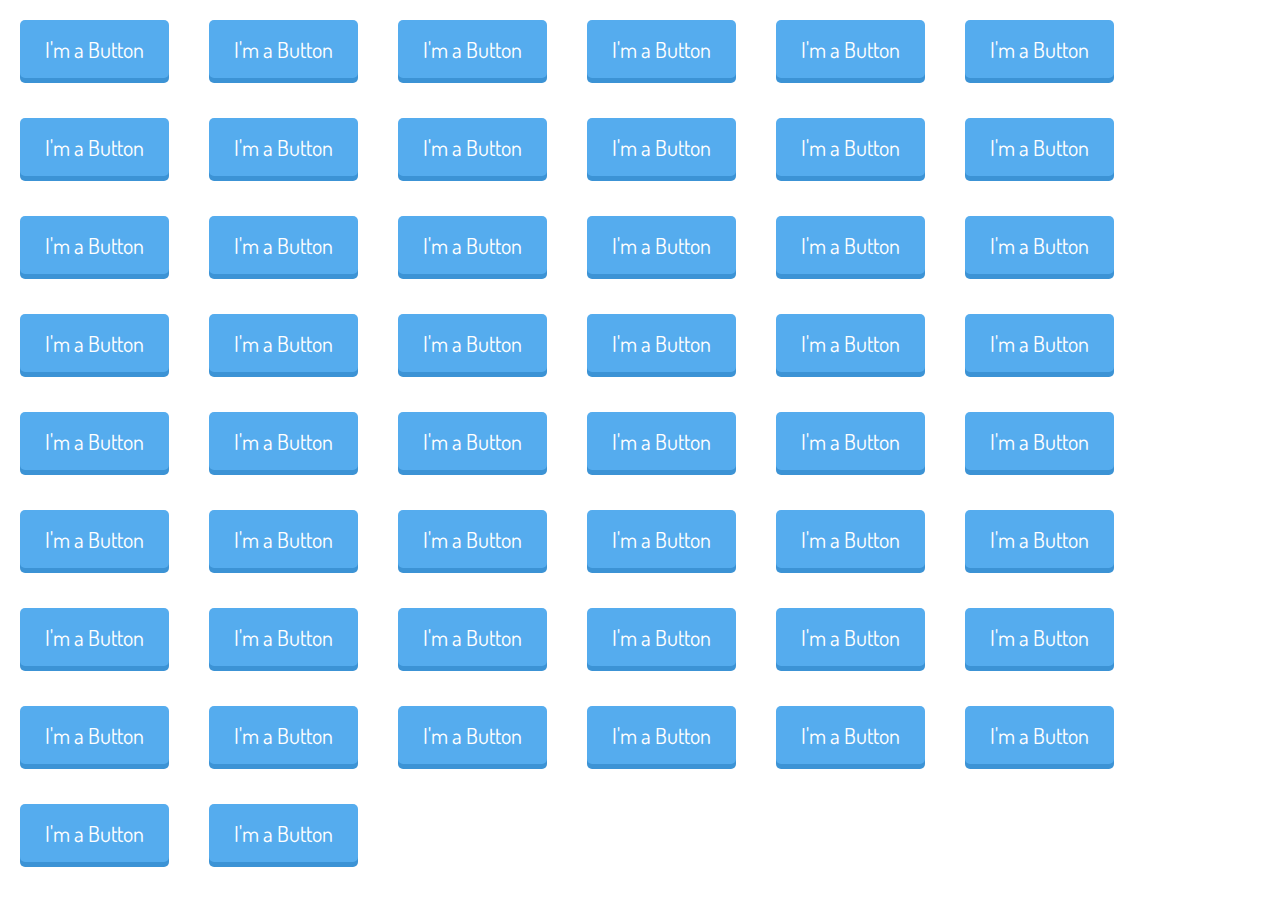
<file: buttons.html>
<!DOCTYPE html>
<html>
  <head>
    <meta charset="utf-8">
    <title>50 Buttons</title>
    <link rel="stylesheet" href="assets/buttons.css" type="text/css" />
    <script src="https://code.jquery.com/jquery-1.10.2.js"></script>
    <script src="assets/buttonsscript.js"></script>
    <link href="https://fonts.googleapis.com/css?family=Dosis|Love+Ya+Like+A+Sister" rel="stylesheet">
  </head>


<body>
<div class="container">
  <div class="oops">
    <div class="btn" id="button-1">I'm a Button</div>
    <div class="btn" id="button-2">I'm a Button</div>
    <div class="btn" id="button-3">I'm a Button</div>
    <div class="btn" id="button-4">I'm a Button</div>
    <div class="btn" id="button-5">I'm a Button</div>
    <div class="btn" id="button-6">I'm a Button</div>
    <div class="btn" id="button-7">I'm a Button</div>
    <div class="btn" id="button-8">I'm a Button</div>
    <div class="btn" id="button-9">I'm a Button</div>
    <div class="btn" id="button-10">I'm a Button</div>
    <div class="btn" id="button-11">I'm a Button</div>
    <div class="btn" id="button-12">I'm a Button</div>
    <div class="btn" id="button-13">I'm a Button</div>
    <div class="btn" id="button-14">I'm a Button</div>
    <div class="btn" id="button-15">I'm a Button</div>
    <div class="btn" id="button-16">I'm a Button</div>
    <div class="btn" id="button-17">I'm a Button</div>
    <div class="btn" id="button-18">I'm a Button</div>
    <div class="btn" id="button-19">I'm a Button</div>
    <div class="btn" id="button-20">I'm a Button</div>
    <div class="btn" id="button-21">I'm a Button</div>
    <div class="btn" id="button-22">I'm a Button</div>
    <div class="btn" id="button-23">I'm a Button</div>
    <div class="btn" id="button-24">I'm a Button</div>
    <div class="btn" id="button-25">I'm a Button</div>
    <div class="btn" id="button-26">I'm a Button</div>
    <div class="btn" id="button-27">I'm a Button</div>
    <div class="btn" id="button-28">I'm a Button</div>
    <div class="btn" id="button-29">I'm a Button</div>
    <div class="btn" id="button-30">I'm a Button</div>
    <div class="btn" id="button-31">I'm a Button</div>
    <div class="btn" id="button-32">I'm a Button</div>
    <div class="btn" id="button-33">I'm a Button</div>
    <div class="btn" id="button-34">I'm a Button</div>
    <div class="btn" id="button-35">I'm a Button</div>
    <div class="btn" id="button-36">I'm a Button</div>
    <div class="btn" id="button-37">I'm a Button</div>
    <div class="btn" id="button-38">I'm a Button</div>
    <div class="btn" id="button-39">I'm a Button</div>
    <div class="btn" id="button-40">I'm a Button</div>
    <div class="btn" id="button-41">I'm a Button</div>
    <div class="btn" id="button-42">I'm a Button</div>
    <div class="btn" id="button-43">I'm a Button</div>
    <div class="btn" id="button-44">I'm a Button</div>
    <div class="btn" id="button-45">I'm a Button</div>
    <div class="btn" id="button-46">I'm a Button</div>
    <div class="btn" id="button-47">I'm a Button</div>
    <div class="btn" id="button-48">I'm a Button</div>
    <div class="btn" id="button-49">I'm a Button</div>
    <div class="btn" id="button-50">I'm a Button</div>
  </div>
</div>


</div>





</body>
</html>
</file>
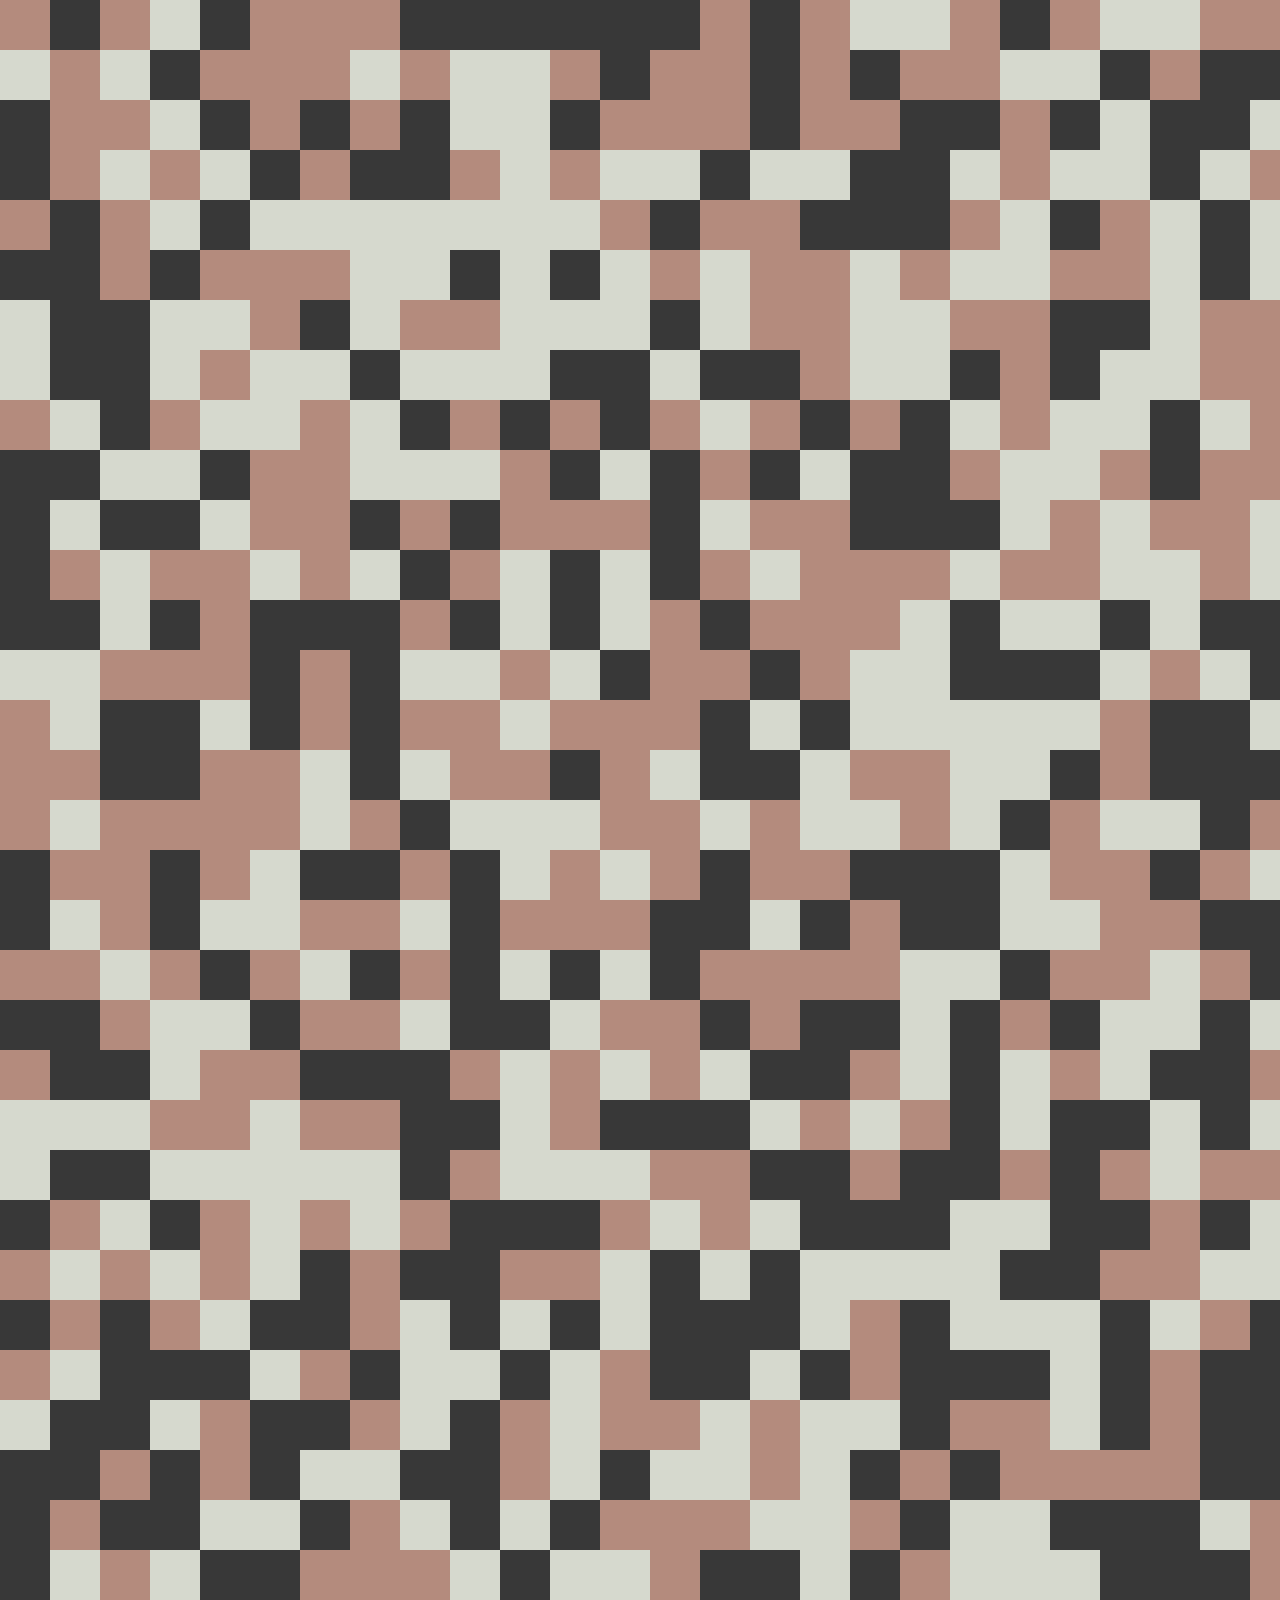
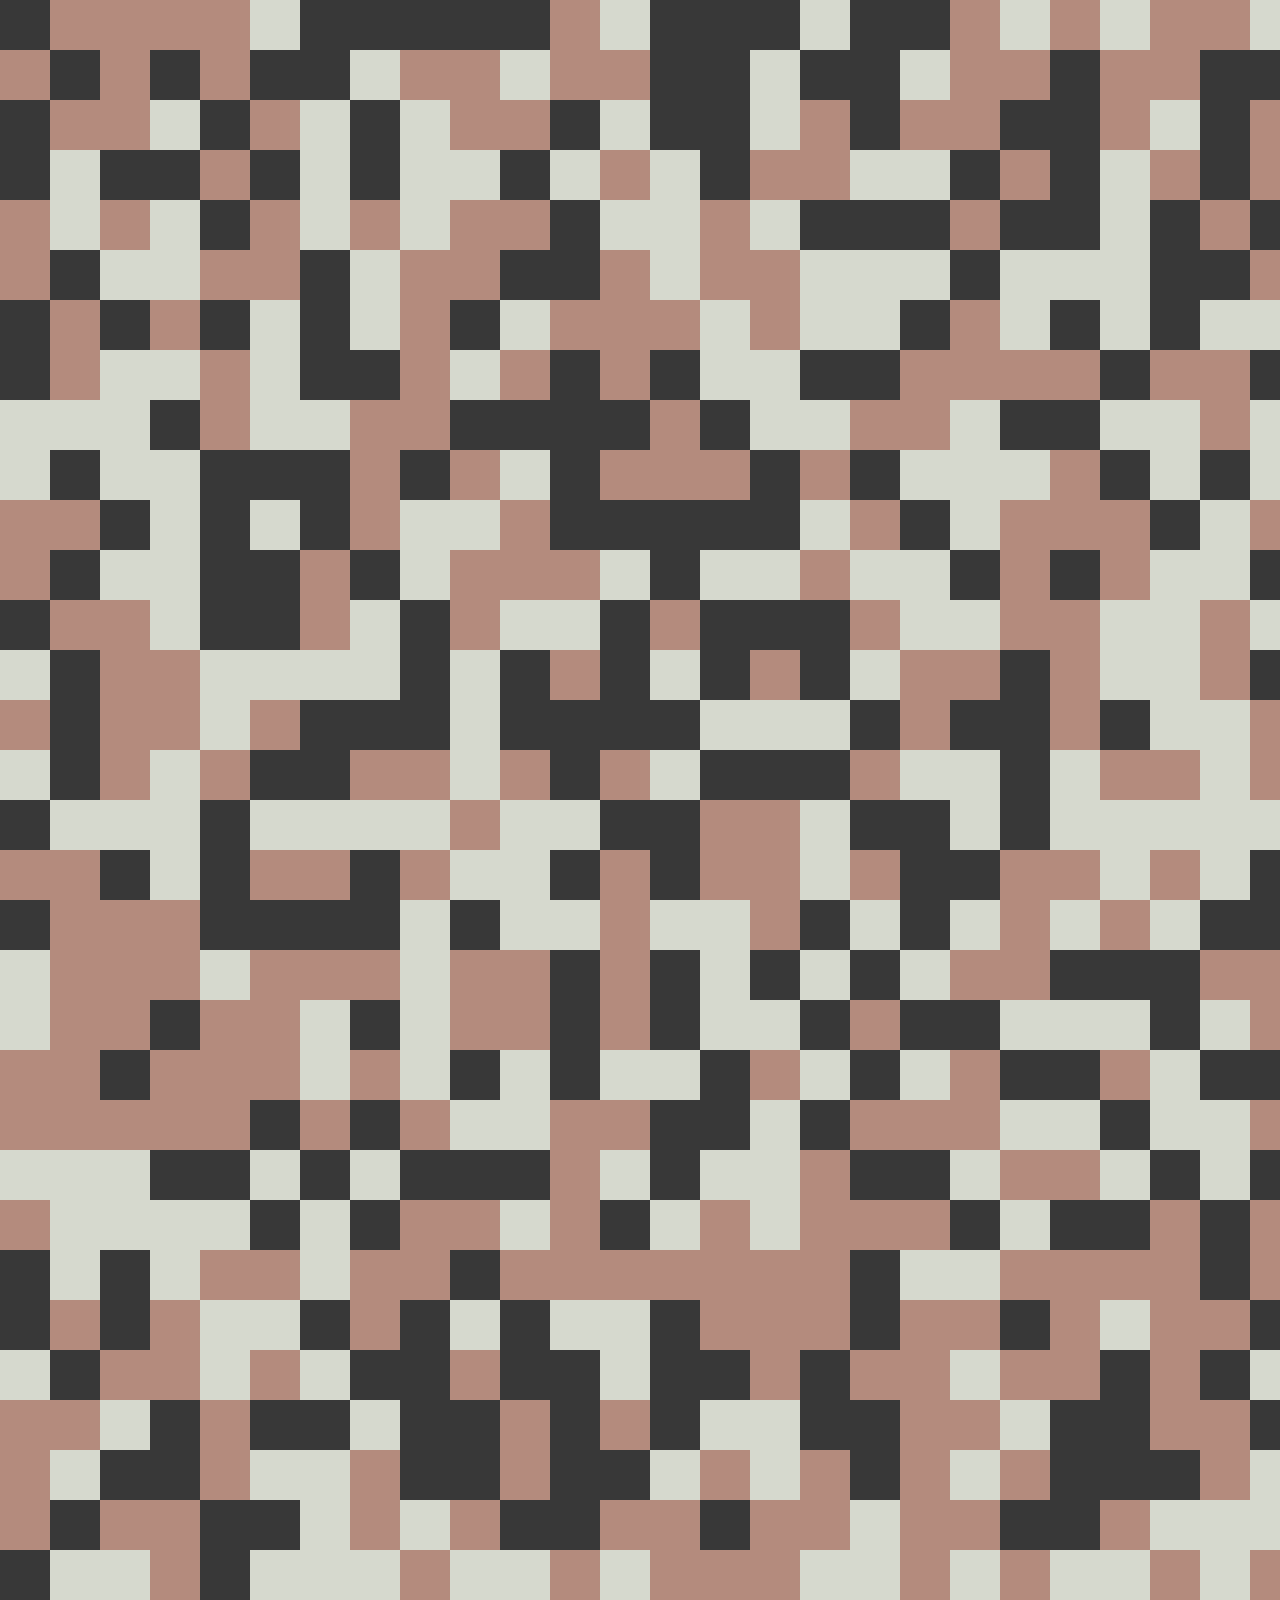
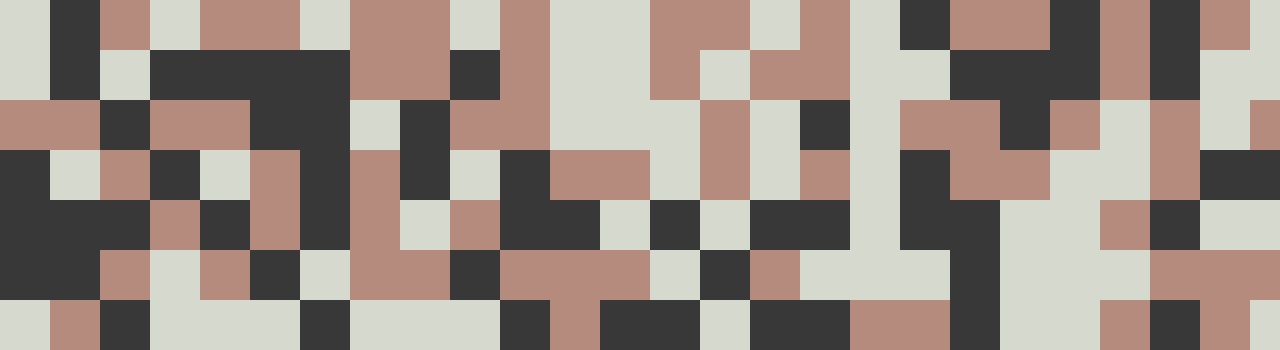
<file: MicroSite-Crit.html>
<!DOCTYPE html>
<html>
  <head>
    <meta charset="utf-8">
    <title>Dancing Squares</title>

    <link rel="stylesheet" href="assets/05bbutton-random-Crit.css" type="text/css" />
    <link href="https://fonts.googleapis.com/css?family=Oswald|Raleway" rel="stylesheet">
    <script src="https://code.jquery.com/jquery-1.10.2.js"></script>
    <script src="assets/SKEWslide-randomColor3-Crit.js"></script>
  </head>


  <body>
<div class="container">
<div class="btn btn1" ></div>
<div class="btn" ></div>
<div class="btn" ></div>
<div class="btn" ></div>
<div class="btn" ></div>
<div class="btn" ></div>
<div class="btn" ></div>
<div class="btn" ></div>
<div class="btn" ></div>
<div class="btn" ></div>
<div class="btn" ></div>
<div class="btn" ></div>
<div class="btn" ></div>
<div class="btn" ></div>
<div class="btn" ></div>
<div class="btn" ></div>
<div class="btn" ></div>
<div class="btn" ></div>
<div class="btn" ></div>
<div class="btn" ></div>
<div class="btn" ></div>
<div class="btn" ></div>
<div class="btn" ></div>
<div class="btn" ></div>
<div class="btn" ></div>
<div class="btn" ></div>
<div class="btn" ></div>
<div class="btn" ></div>
<div class="btn" ></div>
<div class="btn" ></div>
<div class="btn" ></div>
<div class="btn" ></div>
<div class="btn" ></div>
<div class="btn" ></div>
<div class="btn" ></div>
<div class="btn" ></div>
<div class="btn" ></div>
<div class="btn" ></div>
<div class="btn" ></div>
<div class="btn" ></div>
<div class="btn" ></div>
<div class="btn" ></div>
<div class="btn" ></div>
<div class="btn" ></div>
<div class="btn" ></div>
<div class="btn" ></div>
<div class="btn" ></div>
<div class="btn" ></div>
<div class="btn" ></div>
<div class="btn" ></div>
<div class="btn" ></div>
<div class="btn" ></div>
<div class="btn" ></div>
<div class="btn" ></div>
<div class="btn" ></div>
<div class="btn" ></div>
<div class="btn" ></div>
<div class="btn" ></div>
<div class="btn" ></div>
<div class="btn" ></div>
<div class="btn" ></div>
<div class="btn" ></div>
<div class="btn" ></div>
<div class="btn" ></div>
<div class="btn" ></div>
<div class="btn" ></div>
<div class="btn" ></div>
<div class="btn" ></div>
<div class="btn" ></div>
<div class="btn" ></div>
<div class="btn" ></div>
<div class="btn" ></div>
<div class="btn" ></div>
<div class="btn" ></div>
<div class="btn" ></div>
<div class="btn" ></div>
<div class="btn" ></div>
<div class="btn" ></div>
<div class="btn" ></div>
<div class="btn" ></div>
<div class="btn" ></div>
<div class="btn" ></div>
<div class="btn" ></div>
<div class="btn" ></div>
<div class="btn" ></div>
<div class="btn" ></div>
<div class="btn" ></div>
<div class="btn" ></div>
<div class="btn" ></div>
<div class="btn" ></div>
<div class="btn" ></div>
<div class="btn" ></div>
<div class="btn" ></div>
<div class="btn" ></div>
<div class="btn" ></div>
<div class="btn" ></div>
<div class="btn" ></div>
<div class="btn" ></div>
<div class="btn" ></div>
<div class="btn" ></div>
<div class="btn" ></div>
<div class="btn" ></div>
<div class="btn" ></div>
<div class="btn" ></div>
<div class="btn" ></div>
<div class="btn" ></div>
<div class="btn" ></div>
<div class="btn" ></div>
<div class="btn" ></div>
<div class="btn" ></div>
<div class="btn" ></div>
<div class="btn" ></div>
<div class="btn" ></div>
<div class="btn" ></div>
<div class="btn" ></div>
<div class="btn" ></div>
<div class="btn" ></div>
<div class="btn" ></div>
<div class="btn" ></div>
<div class="btn" ></div>
<div class="btn" ></div>
<div class="btn" ></div>
<div class="btn" ></div>
<div class="btn" ></div>
<div class="btn" ></div>
<div class="btn" ></div>
<div class="btn" ></div>
<div class="btn" ></div>
<div class="btn" ></div>
<div class="btn" ></div>
<div class="btn" ></div>
<div class="btn" ></div>
<div class="btn" ></div>
<div class="btn" ></div>
<div class="btn" ></div>
<div class="btn" ></div>
<div class="btn" ></div>
<div class="btn" ></div>
<div class="btn" ></div>
<div class="btn" ></div>
<div class="btn" ></div>
<div class="btn" ></div>
<div class="btn" ></div>
<div class="btn" ></div>
<div class="btn" ></div>
<div class="btn" ></div>
<div class="btn" ></div>
<div class="btn" ></div>
<div class="btn" ></div>
<div class="btn" ></div>
<div class="btn" ></div>
<div class="btn" ></div>
<div class="btn" ></div>
<div class="btn" ></div>
<div class="btn" ></div>
<div class="btn" ></div>
<div class="btn" ></div>
<div class="btn" ></div>
<div class="btn" ></div>
<div class="btn" ></div>
<div class="btn" ></div>
<div class="btn" ></div>
<div class="btn" ></div>
<div class="btn" ></div>
<div class="btn" ></div>
<div class="btn" ></div>
<div class="btn" ></div>
<div class="btn" ></div>
<div class="btn" ></div>
<div class="btn" ></div>
<div class="btn" ></div>
<div class="btn" ></div>
<div class="btn" ></div>
<div class="btn" ></div>
<div class="btn" ></div>
<div class="btn" ></div>
<div class="btn" ></div>
<div class="btn" ></div>
<div class="btn" ></div>
<div class="btn" ></div>
<div class="btn" ></div>
<div class="btn" ></div>
<div class="btn" ></div>
<div class="btn" ></div>
<div class="btn" ></div>
<div class="btn" ></div>
<div class="btn" ></div>
<div class="btn" ></div>
<div class="btn" ></div>
<div class="btn" ></div>
<div class="btn" ></div>
<div class="btn" ></div>
<div class="btn" ></div>
<div class="btn" ></div>
<div class="btn" ></div>
<div class="btn" ></div>
<div class="btn" ></div>
<div class="btn" ></div>
<div class="btn" ></div>
<div class="btn" ></div>
<div class="btn" ></div>
<div class="btn" ></div>
<div class="btn" ></div>
<div class="btn" ></div>
<div class="btn" ></div>
<div class="btn" ></div>
<div class="btn" ></div>
<div class="btn" ></div>
<div class="btn" ></div>
<div class="btn" ></div>
<div class="btn" ></div>
<div class="btn" ></div>
<div class="btn" ></div>
<div class="btn" ></div>
<div class="btn" ></div>
<div class="btn" ></div>
<div class="btn" ></div>
<div class="btn" ></div>
<div class="btn" ></div>
<div class="btn" ></div>
<div class="btn" ></div>
<div class="btn" ></div>
<div class="btn" ></div>
<div class="btn" ></div>
<div class="btn" ></div>
<div class="btn" ></div>
<div class="btn" ></div>
<div class="btn" ></div>
<div class="btn" ></div>
<div class="btn" ></div>
<div class="btn" ></div>
<div class="btn" ></div>
<div class="btn" ></div>
<div class="btn" ></div>
<div class="btn" ></div>
<div class="btn" ></div>
<div class="btn" ></div>
<div class="btn" ></div>
<div class="btn" ></div>
<div class="btn" ></div>
<div class="btn" ></div>
<div class="btn" ></div>
<div class="btn" ></div>
<div class="btn" ></div>
<div class="btn" ></div>
<div class="btn" ></div>
<div class="btn" ></div>
<div class="btn" ></div>
<div class="btn" ></div>
<div class="btn" ></div>
<div class="btn" ></div>
<div class="btn" ></div>
<div class="btn" ></div>
<div class="btn" ></div>
<div class="btn" ></div>
<div class="btn" ></div>
<div class="btn" ></div>
<div class="btn" ></div>
<div class="btn" ></div>
<div class="btn" ></div>
<div class="btn" ></div>
<div class="btn" ></div>
<div class="btn" ></div>
<div class="btn" ></div>
<div class="btn" ></div>
<div class="btn" ></div>
<div class="btn" ></div>
<div class="btn" ></div>
<div class="btn" ></div>
<div class="btn" ></div>
<div class="btn" ></div>
<div class="btn" ></div>
<div class="btn" ></div>
<div class="btn" ></div>
<div class="btn" ></div>
<div class="btn" ></div>
<div class="btn" ></div>
<div class="btn" ></div>
<div class="btn" ></div>
<div class="btn" ></div>
<div class="btn" ></div>
<div class="btn" ></div>
<div class="btn" ></div>
<div class="btn" ></div>
<div class="btn" ></div>
<div class="btn" ></div>
<div class="btn" ></div>
<div class="btn" ></div>
<div class="btn" ></div>
<div class="btn" ></div>
<div class="btn" ></div>
<div class="btn" ></div>
<div class="btn" ></div>
<div class="btn" ></div>
<div class="btn" ></div>
<div class="btn" ></div>
<div class="btn" ></div>
<div class="btn" ></div>
<div class="btn" ></div>
<div class="btn" ></div>
<div class="btn" ></div>
<div class="btn" ></div>
<div class="btn" ></div>
<div class="btn" ></div>
<div class="btn" ></div>
<div class="btn" ></div>
<div class="btn" ></div>
<div class="btn" ></div>
<div class="btn" ></div>
<div class="btn" ></div>
<div class="btn" ></div>
<div class="btn" ></div>
<div class="btn" ></div>
<div class="btn" ></div>
<div class="btn" ></div>
<div class="btn" ></div>
<div class="btn" ></div>
<div class="btn" ></div>
<div class="btn" ></div>
<div class="btn" ></div>
<div class="btn" ></div>
<div class="btn" ></div>
<div class="btn" ></div>
<div class="btn" ></div>
<div class="btn" ></div>
<div class="btn" ></div>
<div class="btn" ></div>
<div class="btn" ></div>
<div class="btn" ></div>
<div class="btn" ></div>
<div class="btn" ></div>
<div class="btn" ></div>
<div class="btn" ></div>
<div class="btn" ></div>
<div class="btn" ></div>
<div class="btn" ></div>
<div class="btn" ></div>
<div class="btn" ></div>
<div class="btn" ></div>
<div class="btn" ></div>
<div class="btn" ></div>
<div class="btn" ></div>
<div class="btn" ></div>
<div class="btn" ></div>
<div class="btn" ></div>
<div class="btn" ></div>
<div class="btn" ></div>
<div class="btn" ></div>
<div class="btn" ></div>
<div class="btn" ></div>
<div class="btn" ></div>
<div class="btn" ></div>
<div class="btn" ></div>
<div class="btn" ></div>
<div class="btn" ></div>
<div class="btn" ></div>
<div class="btn" ></div>
<div class="btn" ></div>
<div class="btn" ></div>
<div class="btn" ></div>
<div class="btn" ></div>
<div class="btn" ></div>
<div class="btn" ></div>
<div class="btn" ></div>
<div class="btn" ></div>
<div class="btn" ></div>
<div class="btn" ></div>
<div class="btn" ></div>
<div class="btn" ></div>
<div class="btn" ></div>
<div class="btn" ></div>
<div class="btn" ></div>
<div class="btn" ></div>
<div class="btn" ></div>
<div class="btn" ></div>
<div class="btn" ></div>
<div class="btn" ></div>
<div class="btn" ></div>
<div class="btn" ></div>
<div class="btn" ></div>
<div class="btn" ></div>
<div class="btn" ></div>
<div class="btn" ></div>
<div class="btn" ></div>
<div class="btn" ></div>
<div class="btn" ></div>
<div class="btn" ></div>
<div class="btn" ></div>
<div class="btn" ></div>
<div class="btn" ></div>
<div class="btn" ></div>
<div class="btn" ></div>
<div class="btn" ></div>
<div class="btn" ></div>
<div class="btn" ></div>
<div class="btn" ></div>
<div class="btn" ></div>
<div class="btn" ></div>
<div class="btn" ></div>
<div class="btn" ></div>
<div class="btn" ></div>
<div class="btn" ></div>
<div class="btn" ></div>
<div class="btn" ></div>
<div class="btn" ></div>
<div class="btn" ></div>
<div class="btn" ></div>
<div class="btn" ></div>
<div class="btn" ></div>
<div class="btn" ></div>
<div class="btn" ></div>
<div class="btn" ></div>
<div class="btn" ></div>
<div class="btn" ></div>
<div class="btn" ></div>
<div class="btn" ></div>
<div class="btn" ></div>
<div class="btn" ></div>
<div class="btn" ></div>
<div class="btn" ></div>
<div class="btn" ></div>
<div class="btn" ></div>
<div class="btn" ></div>
<div class="btn" ></div>
<div class="btn" ></div>
<div class="btn" ></div>
<div class="btn" ></div>
<div class="btn" ></div>
<div class="btn" ></div>
<div class="btn" ></div>
<div class="btn" ></div>
<div class="btn" ></div>
<div class="btn" ></div>
<div class="btn" ></div>
<div class="btn" ></div>
<div class="btn" ></div>
<div class="btn" ></div>
<div class="btn" ></div>
<div class="btn" ></div>
<div class="btn" ></div>
<div class="btn" ></div>
<div class="btn" ></div>
<div class="btn" ></div>
<div class="btn" ></div>
<div class="btn" ></div>
<div class="btn" ></div>
<div class="btn" ></div>
<div class="btn" ></div>
<div class="btn" ></div>
<div class="btn" ></div>
<div class="btn" ></div>
<div class="btn" ></div>
<div class="btn" ></div>
<div class="btn" ></div>
<div class="btn" ></div>
<div class="btn" ></div>
<div class="btn" ></div>
<div class="btn" ></div>
<div class="btn" ></div>
<div class="btn" ></div>
<div class="btn" ></div>
<div class="btn" ></div>
<div class="btn" ></div>
<div class="btn" ></div>
<div class="btn" ></div>
<div class="btn" ></div>
<div class="btn" ></div>
<div class="btn" ></div>
<div class="btn" ></div>
<div class="btn" ></div>
<div class="btn" ></div>
<div class="btn" ></div>
<div class="btn" ></div>
<div class="btn" ></div>
<div class="btn" ></div>
<div class="btn" ></div>
<div class="btn" ></div>
<div class="btn" ></div>
<div class="btn" ></div>
<div class="btn" ></div>
<div class="btn" ></div>
<div class="btn" ></div>
<div class="btn" ></div>
<div class="btn" ></div>
<div class="btn" ></div>
<div class="btn" ></div>
<div class="btn" ></div>
<div class="btn" ></div>
<div class="btn" ></div>
<div class="btn" ></div>
<div class="btn" ></div>
<div class="btn" ></div>
<div class="btn" ></div>
<div class="btn" ></div>
<div class="btn" ></div>
<div class="btn" ></div>
<div class="btn" ></div>
<div class="btn" ></div>
<div class="btn" ></div>
<div class="btn" ></div>
<div class="btn" ></div>
<div class="btn" ></div>
<div class="btn" ></div>
<div class="btn" ></div>
<div class="btn" ></div>
<div class="btn" ></div>
<div class="btn" ></div>
<div class="btn" ></div>
<div class="btn" ></div>
<div class="btn" ></div>
<div class="btn" ></div>
<div class="btn" ></div>
<div class="btn" ></div>
<div class="btn" ></div>
<div class="btn" ></div>
<div class="btn" ></div>
<div class="btn" ></div>
<div class="btn" ></div>
<div class="btn" ></div>
<div class="btn" ></div>
<div class="btn" ></div>
<div class="btn" ></div>
<div class="btn" ></div>
<div class="btn" ></div>
<div class="btn" ></div>
<div class="btn" ></div>
<div class="btn" ></div>
<div class="btn" ></div>
<div class="btn" ></div>
<div class="btn" ></div>
<div class="btn" ></div>
<div class="btn" ></div>
<div class="btn" ></div>
<div class="btn" ></div>
<div class="btn" ></div>
<div class="btn" ></div>
<div class="btn" ></div>
<div class="btn" ></div>
<div class="btn" ></div>
<div class="btn" ></div>
<div class="btn" ></div>
<div class="btn" ></div>
<div class="btn" ></div>
<div class="btn" ></div>
<div class="btn" ></div>
<div class="btn" ></div>
<div class="btn" ></div>
<div class="btn" ></div>
<div class="btn" ></div>
<div class="btn" ></div>
<div class="btn" ></div>
<div class="btn" ></div>
<div class="btn" ></div>
<div class="btn" ></div>
<div class="btn" ></div>
<div class="btn" ></div>
<div class="btn" ></div>
<div class="btn" ></div>
<div class="btn" ></div>
<div class="btn" ></div>
<div class="btn" ></div>
<div class="btn" ></div>
<div class="btn" ></div>
<div class="btn" ></div>
<div class="btn" ></div>
<div class="btn" ></div>
<div class="btn" ></div>
<div class="btn" ></div>
<div class="btn" ></div>
<div class="btn" ></div>
<div class="btn" ></div>
<div class="btn" ></div>
<div class="btn" ></div>
<div class="btn" ></div>
<div class="btn" ></div>
<div class="btn" ></div>
<div class="btn" ></div>
<div class="btn" ></div>
<div class="btn" ></div>
<div class="btn" ></div>
<div class="btn" ></div>
<div class="btn" ></div>
<div class="btn" ></div>
<div class="btn" ></div>
<div class="btn" ></div>
<div class="btn" ></div>
<div class="btn" ></div>
<div class="btn" ></div>
<div class="btn" ></div>
<div class="btn" ></div>
<div class="btn" ></div>
<div class="btn" ></div>
<div class="btn" ></div>
<div class="btn" ></div>
<div class="btn" ></div>
<div class="btn" ></div>
<div class="btn" ></div>
<div class="btn" ></div>
<div class="btn" ></div>
<div class="btn" ></div>
<div class="btn" ></div>
<div class="btn" ></div>
<div class="btn" ></div>
<div class="btn" ></div>
<div class="btn" ></div>
<div class="btn" ></div>
<div class="btn" ></div>
<div class="btn" ></div>
<div class="btn" ></div>
<div class="btn" ></div>
<div class="btn" ></div>
<div class="btn" ></div>
<div class="btn" ></div>
<div class="btn" ></div>
<div class="btn" ></div>
<div class="btn" ></div>
<div class="btn" ></div>
<div class="btn" ></div>
<div class="btn" ></div>
<div class="btn" ></div>
<div class="btn" ></div>
<div class="btn" ></div>
<div class="btn" ></div>
<div class="btn" ></div>
<div class="btn" ></div>
<div class="btn" ></div>
<div class="btn" ></div>
<div class="btn" ></div>
<div class="btn" ></div>
<div class="btn" ></div>
<div class="btn" ></div>
<div class="btn" ></div>
<div class="btn" ></div>
<div class="btn" ></div>
<div class="btn" ></div>
<div class="btn" ></div>
<div class="btn" ></div>
<div class="btn" ></div>
<div class="btn" ></div>
<div class="btn" ></div>
<div class="btn" ></div>
<div class="btn" ></div>
<div class="btn" ></div>
<div class="btn" ></div>
<div class="btn" ></div>
<div class="btn" ></div>
<div class="btn" ></div>
<div class="btn" ></div>
<div class="btn" ></div>
<div class="btn" ></div>
<div class="btn" ></div>
<div class="btn" ></div>
<div class="btn" ></div>
<div class="btn" ></div>
<div class="btn" ></div>
<div class="btn" ></div>
<div class="btn" ></div>
<div class="btn" ></div>
<div class="btn" ></div>
<div class="btn" ></div>
<div class="btn" ></div>
<div class="btn" ></div>
<div class="btn" ></div>
<div class="btn" ></div>
<div class="btn" ></div>
<div class="btn" ></div>
<div class="btn" ></div>
<div class="btn" ></div>
<div class="btn" ></div>
<div class="btn" ></div>
<div class="btn" ></div>
<div class="btn" ></div>
<div class="btn" ></div>
<div class="btn" ></div>
<div class="btn" ></div>
<div class="btn" ></div>
<div class="btn" ></div>
<div class="btn" ></div>
<div class="btn" ></div>
<div class="btn" ></div>
<div class="btn" ></div>
<div class="btn" ></div>
<div class="btn" ></div>
<div class="btn" ></div>
<div class="btn" ></div>
<div class="btn" ></div>
<div class="btn" ></div>
<div class="btn" ></div>
<div class="btn" ></div>
<div class="btn" ></div>
<div class="btn" ></div>
<div class="btn" ></div>
<div class="btn" ></div>
<div class="btn" ></div>
<div class="btn" ></div>
<div class="btn" ></div>
<div class="btn" ></div>
<div class="btn" ></div>
<div class="btn" ></div>
<div class="btn" ></div>
<div class="btn" ></div>
<div class="btn" ></div>
<div class="btn" ></div>
<div class="btn" ></div>
<div class="btn" ></div>
<div class="btn" ></div>
<div class="btn" ></div>
<div class="btn" ></div>
<div class="btn" ></div>
<div class="btn" ></div>
<div class="btn" ></div>
<div class="btn" ></div>
<div class="btn" ></div>
<div class="btn" ></div>
<div class="btn" ></div>
<div class="btn" ></div>
<div class="btn" ></div>
<div class="btn" ></div>
<div class="btn" ></div>
<div class="btn" ></div>
<div class="btn" ></div>
<div class="btn" ></div>
<div class="btn" ></div>
<div class="btn" ></div>
<div class="btn" ></div>
<div class="btn" ></div>
<div class="btn" ></div>
<div class="btn" ></div>
<div class="btn" ></div>
<div class="btn" ></div>
<div class="btn" ></div>
<div class="btn" ></div>
<div class="btn" ></div>
<div class="btn" ></div>
<div class="btn" ></div>
<div class="btn" ></div>
<div class="btn" ></div>
<div class="btn" ></div>
<div class="btn" ></div>
<div class="btn" ></div>
<div class="btn" ></div>
<div class="btn" ></div>
<div class="btn" ></div>
<div class="btn" ></div>
<div class="btn" ></div>
<div class="btn" ></div>
<div class="btn" ></div>
<div class="btn" ></div>
<div class="btn" ></div>
<div class="btn" ></div>
<div class="btn" ></div>
<div class="btn" ></div>
<div class="btn" ></div>
<div class="btn" ></div>
<div class="btn" ></div>
<div class="btn" ></div>
<div class="btn" ></div>
<div class="btn" ></div>
<div class="btn" ></div>
<div class="btn" ></div>
<div class="btn" ></div>
<div class="btn" ></div>
<div class="btn" ></div>
<div class="btn" ></div>
<div class="btn" ></div>
<div class="btn" ></div>
<div class="btn" ></div>
<div class="btn" ></div>
<div class="btn" ></div>
<div class="btn" ></div>
<div class="btn" ></div>
<div class="btn" ></div>
<div class="btn" ></div>
<div class="btn" ></div>
<div class="btn" ></div>
<div class="btn" ></div>
<div class="btn" ></div>
<div class="btn" ></div>
<div class="btn" ></div>
<div class="btn" ></div>
<div class="btn" ></div>
<div class="btn" ></div>
<div class="btn" ></div>
<div class="btn" ></div>
<div class="btn" ></div>
<div class="btn" ></div>
<div class="btn" ></div>
<div class="btn" ></div>
<div class="btn" ></div>
<div class="btn" ></div>
<div class="btn" ></div>
<div class="btn" ></div>
<div class="btn" ></div>
<div class="btn" ></div>
<div class="btn" ></div>
<div class="btn" ></div>
<div class="btn" ></div>
<div class="btn" ></div>
<div class="btn" ></div>
<div class="btn" ></div>
<div class="btn" ></div>
<div class="btn" ></div>
<div class="btn" ></div>
<div class="btn" ></div>
<div class="btn" ></div>
<div class="btn" ></div>
<div class="btn" ></div>
<div class="btn" ></div>
<div class="btn" ></div>
<div class="btn" ></div>
<div class="btn" ></div>
<div class="btn" ></div>
<div class="btn" ></div>
<div class="btn" ></div>
<div class="btn" ></div>
<div class="btn" ></div>
<div class="btn" ></div>
<div class="btn" ></div>
<div class="btn" ></div>
<div class="btn" ></div>
<div class="btn" ></div>
<div class="btn" ></div>
<div class="btn" ></div>
<div class="btn" ></div>
<div class="btn" ></div>
<div class="btn" ></div>
<div class="btn" ></div>
<div class="btn" ></div>
<div class="btn" ></div>
<div class="btn" ></div>
<div class="btn" ></div>
<div class="btn" ></div>
<div class="btn" ></div>
<div class="btn" ></div>
<div class="btn" ></div>
<div class="btn" ></div>
<div class="btn" ></div>
<div class="btn" ></div>
<div class="btn" ></div>
<div class="btn" ></div>
<div class="btn" ></div>
<div class="btn" ></div>
<div class="btn" ></div>
<div class="btn" ></div>
<div class="btn" ></div>
<div class="btn" ></div>
<div class="btn" ></div>
<div class="btn" ></div>
<div class="btn" ></div>
<div class="btn" ></div>
<div class="btn" ></div>
<div class="btn" ></div>
<div class="btn" ></div>
<div class="btn" ></div>
<div class="btn" ></div>
<div class="btn" ></div>
<div class="btn" ></div>
<div class="btn" ></div>
<div class="btn" ></div>
<div class="btn" ></div>
<div class="btn" ></div>
<div class="btn" ></div>
<div class="btn" ></div>
<div class="btn" ></div>
<div class="btn" ></div>
<div class="btn" ></div>
<div class="btn" ></div>
<div class="btn" ></div>
<div class="btn" ></div>
<div class="btn" ></div>
<div class="btn" ></div>
<div class="btn" ></div>
<div class="btn" ></div>
<div class="btn" ></div>
<div class="btn" ></div>
<div class="btn" ></div>
<div class="btn" ></div>
<div class="btn" ></div>
<div class="btn" ></div>
<div class="btn" ></div>
<div class="btn" ></div>
<div class="btn" ></div>
<div class="btn" ></div>
<div class="btn" ></div>
<div class="btn" ></div>
<div class="btn" ></div>
<div class="btn" ></div>
<div class="btn" ></div>
<div class="btn" ></div>
<div class="btn" ></div>
<div class="btn" ></div>
<div class="btn" ></div>
<div class="btn" ></div>
<div class="btn" ></div>
<div class="btn" ></div>
<div class="btn" ></div>
<div class="btn" ></div>
<div class="btn" ></div>
<div class="btn" ></div>
<div class="btn" ></div>
<div class="btn" ></div>
<div class="btn" ></div>
<div class="btn" ></div>
<div class="btn" ></div>
<div class="btn" ></div>
<div class="btn" ></div>
<div class="btn" ></div>
<div class="btn" ></div>
<div class="btn" ></div>
<div class="btn" ></div>
<div class="btn" ></div>
<div class="btn" ></div>
<div class="btn" ></div>
<div class="btn" ></div>
<div class="btn" ></div>
<div class="btn" ></div>
<div class="btn" ></div>
<div class="btn" ></div>
<div class="btn" ></div>
<div class="btn" ></div>
<div class="btn" ></div>
<div class="btn" ></div>
<div class="btn" ></div>
<div class="btn" ></div>
<div class="btn" ></div>
<div class="btn" ></div>
<div class="btn" ></div>
<div class="btn" ></div>
<div class="btn" ></div>
<div class="btn" ></div>
<div class="btn" ></div>
<div class="btn" ></div>
<div class="btn" ></div>
<div class="btn" ></div>
<div class="btn" ></div>
<div class="btn" ></div>
<div class="btn" ></div>
<div class="btn" ></div>
<div class="btn" ></div>
<div class="btn" ></div>
<div class="btn" ></div>
<div class="btn" ></div>
<div class="btn" ></div>
<div class="btn" ></div>
<div class="btn" ></div>
<div class="btn" ></div>
<div class="btn" ></div>
<div class="btn" ></div>
<div class="btn" ></div>
<div class="btn" ></div>
<div class="btn" ></div>
<div class="btn" ></div>
<div class="btn" ></div>
<div class="btn" ></div>
<div class="btn" ></div>
<div class="btn" ></div>
<div class="btn" ></div>
<div class="btn" ></div>
<div class="btn" ></div>
<div class="btn" ></div>
<div class="btn" ></div>
<div class="btn" ></div>
<div class="btn" ></div>
<div class="btn" ></div>
<div class="btn" ></div>
<div class="btn" ></div>
<div class="btn" ></div>
<div class="btn" ></div>
<div class="btn" ></div>
<div class="btn" ></div>
<div class="btn" ></div>
<div class="btn" ></div>
<div class="btn" ></div>
<div class="btn" ></div>
<div class="btn" ></div>
<div class="btn" ></div>
<div class="btn" ></div>
<div class="btn" ></div>
<div class="btn" ></div>
<div class="btn" ></div>
<div class="btn" ></div>
<div class="btn" ></div>
<div class="btn" ></div>
<div class="btn" ></div>
<div class="btn" ></div>
<div class="btn" ></div>
<div class="btn" ></div>
<div class="btn" ></div>
<div class="btn" ></div>
<div class="btn" ></div>
<div class="btn" ></div>
<div class="btn" ></div>
<div class="btn" ></div>
<div class="btn" ></div>
<div class="btn" ></div>
<div class="btn" ></div>
<div class="btn" ></div>
<div class="btn" ></div>
<div class="btn" ></div>
<div class="btn" ></div>
<div class="btn" ></div>
<div class="btn" ></div>
<div class="btn" ></div>
<div class="btn" ></div>
<div class="btn" ></div>
<div class="btn" ></div>
<div class="btn" ></div>
<div class="btn" ></div>
<div class="btn" ></div>
<div class="btn" ></div>
<div class="btn" ></div>
<div class="btn" ></div>
<div class="btn" ></div>
<div class="btn" ></div>
<div class="btn" ></div>
<div class="btn" ></div>
<div class="btn" ></div>
<div class="btn" ></div>
<div class="btn" ></div>
<div class="btn" ></div>
<div class="btn" ></div>
<div class="btn" ></div>
<div class="btn" ></div>
<div class="btn" ></div>
<div class="btn" ></div>
<div class="btn" ></div>
<div class="btn" ></div>
<div class="btn" ></div>
<div class="btn" ></div>
<div class="btn" ></div>
<div class="btn" ></div>
<div class="btn" ></div>
<div class="btn" ></div>
<div class="btn" ></div>
<div class="btn" ></div>
<div class="btn" ></div>
<div class="btn" ></div>
<div class="btn" ></div>
<div class="btn" ></div>
<div class="btn" ></div>
<div class="btn" ></div>
<div class="btn" ></div>
<div class="btn" ></div>
<div class="btn" ></div>
<div class="btn" ></div>
<div class="btn" ></div>
<div class="btn" ></div>
<div class="btn" ></div>
<div class="btn" ></div>
<div class="btn" ></div>
<div class="btn" ></div>
<div class="btn" ></div>
<div class="btn" ></div>
<div class="btn" ></div>
<div class="btn" ></div>
<div class="btn" ></div>
<div class="btn" ></div>
<div class="btn" ></div>
<div class="btn" ></div>
<div class="btn" ></div>
<div class="btn" ></div>
<div class="btn" ></div>
<div class="btn" ></div>
<div class="btn" ></div>
<div class="btn" ></div>
<div class="btn" ></div>
<div class="btn" ></div>
<div class="btn" ></div>
<div class="btn" ></div>
<div class="btn" ></div>
<div class="btn" ></div>
<div class="btn" ></div>
<div class="btn" ></div>
<div class="btn" ></div>
<div class="btn" ></div>
<div class="btn" ></div>
<div class="btn" ></div>
<div class="btn" ></div>
<div class="btn" ></div>
<div class="btn" ></div>
<div class="btn" ></div>
<div class="btn" ></div>
<div class="btn" ></div>
<div class="btn" ></div>
<div class="btn" ></div>
<div class="btn" ></div>
<div class="btn" ></div>
<div class="btn" ></div>
<div class="btn" ></div>
<div class="btn" ></div>
<div class="btn" ></div>
<div class="btn" ></div>
<div class="btn" ></div>
<div class="btn" ></div>
<div class="btn" ></div>
<div class="btn" ></div>
<div class="btn" ></div>
<div class="btn" ></div>
<div class="btn" ></div>
<div class="btn" ></div>
<div class="btn" ></div>
<div class="btn" ></div>
<div class="btn" ></div>
<div class="btn" ></div>
<div class="btn" ></div>
<div class="btn" ></div>
<div class="btn" ></div>
<div class="btn" ></div>
<div class="btn" ></div>
<div class="btn" ></div>
<div class="btn" ></div>
<div class="btn" ></div>
<div class="btn" ></div>
<div class="btn" ></div>
<div class="btn" ></div>
<div class="btn" ></div>
<div class="btn" ></div>
<div class="btn" ></div>
<div class="btn" ></div>
<div class="btn" ></div>
<div class="btn" ></div>
<div class="btn" ></div>
<div class="btn" ></div>
<div class="btn" ></div>
<div class="btn" ></div>
<div class="btn" ></div>
<div class="btn" ></div>
<div class="btn" ></div>
<div class="btn" ></div>
<div class="btn" ></div>
<div class="btn" ></div>
<div class="btn" ></div>
<div class="btn" ></div>
<div class="btn" ></div>
<div class="btn" ></div>
<div class="btn" ></div>
<div class="btn" ></div>
<div class="btn" ></div>
<div class="btn" ></div>
<div class="btn" ></div>
<div class="btn" ></div>
<div class="btn" ></div>
<div class="btn" ></div>
<div class="btn" ></div>
<div class="btn" ></div>
<div class="btn" ></div>
<div class="btn" ></div>
<div class="btn" ></div>
<div class="btn" ></div>
<div class="btn" ></div>
<div class="btn" ></div>
<div class="btn" ></div>
<div class="btn" ></div>
<div class="btn" ></div>
<div class="btn" ></div>
<div class="btn" ></div>
<div class="btn" ></div>
<div class="btn" ></div>
<div class="btn" ></div>
<div class="btn" ></div>
<div class="btn" ></div>
<div class="btn" ></div>
<div class="btn" ></div>
<div class="btn" ></div>
<div class="btn" ></div>
<div class="btn" ></div>
<div class="btn" ></div>
<div class="btn" ></div>
<div class="btn" ></div>
<div class="btn" ></div>
<div class="btn" ></div>
<div class="btn" ></div>
<div class="btn" ></div>
<div class="btn" ></div>
<div class="btn" ></div>
<div class="btn" ></div>
<div class="btn" ></div>
<div class="btn" ></div>
<div class="btn" ></div>
<div class="btn" ></div>
<div class="btn" ></div>
<div class="btn" ></div>
<div class="btn" ></div>
<div class="btn" ></div>
<div class="btn" ></div>
<div class="btn" ></div>
<div class="btn" ></div>
<div class="btn" ></div>
<div class="btn" ></div>
<div class="btn" ></div>
<div class="btn" ></div>
<div class="btn" ></div>
<div class="btn" ></div>
<div class="btn" ></div>
<div class="btn" ></div>
<div class="btn" ></div>
<div class="btn" ></div>
<div class="btn" ></div>
<div class="btn" ></div>
<div class="btn" ></div>
<div class="btn" ></div>
<div class="btn" ></div>
<div class="btn" ></div>
<div class="btn" ></div>
<div class="btn" ></div>
<div class="btn" ></div>
<div class="btn" ></div>
<div class="btn" ></div>
<div class="btn" ></div>
<div class="btn" ></div>
<div class="btn" ></div>
<div class="btn" ></div>
<div class="btn" ></div>
<div class="btn" ></div>
<div class="btn" ></div>
<div class="btn" ></div>
<div class="btn" ></div>
<div class="btn" ></div>
<div class="btn" ></div>
<div class="btn" ></div>
<div class="btn" ></div>
<div class="btn" ></div>
<div class="btn" ></div>
<div class="btn" ></div>
<div class="btn" ></div>
<div class="btn" ></div>
<div class="btn" ></div>
<div class="btn" ></div>
<div class="btn" ></div>
<div class="btn" ></div>
<div class="btn" ></div>
<div class="btn" ></div>
<div class="btn" ></div>
<div class="btn" ></div>
<div class="btn" ></div>
<div class="btn" ></div>
<div class="btn" ></div>
<div class="btn" ></div>
<div class="btn" ></div>
<div class="btn" ></div>
<div class="btn" ></div>
<div class="btn" ></div>
<div class="btn" ></div>
<div class="btn" ></div>
<div class="btn" ></div>
<div class="btn" ></div>
<div class="btn" ></div>
<div class="btn" ></div>
<div class="btn" ></div>
<div class="btn" ></div>
<div class="btn" ></div>
<div class="btn" ></div>
<div class="btn" ></div>
<div class="btn" ></div>
<div class="btn" ></div>
<div class="btn" ></div>
<div class="btn" ></div>
<div class="btn" ></div>
<div class="btn" ></div>
<div class="btn" ></div>
<div class="btn" ></div>
<div class="btn" ></div>
<div class="btn" ></div>
<div class="btn" ></div>
<div class="btn" ></div>
<div class="btn" ></div>
<div class="btn" ></div>
<div class="btn" ></div>
<div class="btn" ></div>
<div class="btn" ></div>
<div class="btn" ></div>
<div class="btn" ></div>
<div class="btn" ></div>
<div class="btn" ></div>
<div class="btn" ></div>
<div class="btn" ></div>
<div class="btn" ></div>
<div class="btn" ></div>
<div class="btn" ></div>
<div class="btn" ></div>
<div class="btn" ></div>
<div class="btn" ></div>
<div class="btn" ></div>
<div class="btn" ></div>
<div class="btn" ></div>
<div class="btn" ></div>
<div class="btn" ></div>
<div class="btn" ></div>
<div class="btn" ></div>
<div class="btn" ></div>
<div class="btn" ></div>
<div class="btn" ></div>
<div class="btn" ></div>
<div class="btn" ></div>
<div class="btn" ></div>
<div class="btn" ></div>
<div class="btn" ></div>
<div class="btn" ></div>
<div class="btn" ></div>
<div class="btn" ></div>
<div class="btn" ></div>
<div class="btn" ></div>
<div class="btn" ></div>
<div class="btn" ></div>
<div class="btn" ></div>
<div class="btn" ></div>
<div class="btn" ></div>
<div class="btn" ></div>
<div class="btn" ></div>
<div class="btn" ></div>
<div class="btn" ></div>
<div class="btn" ></div>
<div class="btn" ></div>
<div class="btn" ></div>
<div class="btn" ></div>
<div class="btn" ></div>
<div class="btn" ></div>
<div class="btn" ></div>
<div class="btn" ></div>
<div class="btn" ></div>
<div class="btn" ></div>
<div class="btn" ></div>
<div class="btn" ></div>
<div class="btn" ></div>
<div class="btn" ></div>
<div class="btn" ></div>
<div class="btn" ></div>
<div class="btn" ></div>
<div class="btn" ></div>
<div class="btn" ></div>
<div class="btn" ></div>
<div class="btn" ></div>
<div class="btn" ></div>
<div class="btn" ></div>
<div class="btn" ></div>
<div class="btn" ></div>
<div class="btn" ></div>
<div class="btn" ></div>
<div class="btn" ></div>
<div class="btn" ></div>
<div class="btn" ></div>
<div class="btn" ></div>
<div class="btn" ></div>
<div class="btn" ></div>
<div class="btn" ></div>
<div class="btn" ></div>
<div class="btn" ></div>
<div class="btn" ></div>
<div class="btn" ></div>
<div class="btn" ></div>
<div class="btn" ></div>
<div class="btn" ></div>
<div class="btn" ></div>
<div class="btn" ></div>
<div class="btn" ></div>
<div class="btn" ></div>
<div class="btn" ></div>
<div class="btn" ></div>
<div class="btn" ></div>
<div class="btn" ></div>
<div class="btn" ></div>
<div class="btn" ></div>
<div class="btn" ></div>
<div class="btn" ></div>
<div class="btn" ></div>
<div class="btn" ></div>
<div class="btn" ></div>
<div class="btn" ></div>
<div class="btn" ></div>
<div class="btn" ></div>
<div class="btn" ></div>
<div class="btn" ></div>
<div class="btn" ></div>
<div class="btn" ></div>
<div class="btn" ></div>
<div class="btn" ></div>
<div class="btn" ></div>
<div class="btn" ></div>
<div class="btn" ></div>
<div class="btn" ></div>
<div class="btn" ></div>
<div class="btn" ></div>
<div class="btn" ></div>
<div class="btn" ></div>
<div class="btn" ></div>
<div class="btn" ></div>
<div class="btn" ></div>
<div class="btn" ></div>
<div class="btn" ></div>
<div class="btn" ></div>
<div class="btn" ></div>
<div class="btn" ></div>
<div class="btn" ></div>
<div class="btn" ></div>
<div class="btn" ></div>
<div class="btn" ></div>
<div class="btn" ></div>
<div class="btn" ></div>
<div class="btn" ></div>
<div class="btn" ></div>
<div class="btn" ></div>
<div class="btn" ></div>
<div class="btn" ></div>
<div class="btn" ></div>
<div class="btn" ></div>
<div class="btn" ></div>
<div class="btn" ></div>
<div class="btn" ></div>
<div class="btn" ></div>
<div class="btn" ></div>
<div class="btn" ></div>
<div class="btn" ></div>
<div class="btn" ></div>
<div class="btn" ></div>
<div class="btn" ></div>
<div class="btn" ></div>
<div class="btn" ></div>
<div class="btn" ></div>
<div class="btn" ></div>
<div class="btn" ></div>
<div class="btn" ></div>
<div class="btn" ></div>
<div class="btn" ></div>
<div class="btn" ></div>
<div class="btn" ></div>
<div class="btn" ></div>
<div class="btn" ></div>
<div class="btn" ></div>
<div class="btn" ></div>
<div class="btn" ></div>
<div class="btn" ></div>
<div class="btn" ></div>
<div class="btn" ></div>
<div class="btn" ></div>
<div class="btn" ></div>
<div class="btn" ></div>
<div class="btn" ></div>
<div class="btn" ></div>
<div class="btn" ></div>
<div class="btn" ></div>
<div class="btn" ></div>
<div class="btn" ></div>
<div class="btn" ></div>
<div class="btn" ></div>
<div class="btn" ></div>
<div class="btn" ></div>
<div class="btn" ></div>
<div class="btn" ></div>
<div class="btn" ></div>
<div class="btn" ></div>
<div class="btn" ></div>
<div class="btn" ></div>
<div class="btn" ></div>
<div class="btn" ></div>
<div class="btn" ></div>
<div class="btn" ></div>
<div class="btn" ></div>
<div class="btn" ></div>
<div class="btn" ></div>
<div class="btn" ></div>
<div class="btn" ></div>
<div class="btn" ></div>
<div class="btn" ></div>
<div class="btn" ></div>
<div class="btn" ></div>
<div class="btn" ></div>
<div class="btn" ></div>
<div class="btn" ></div>
<div class="btn" ></div>
<div class="btn" ></div>
<div class="btn" ></div>
<div class="btn" ></div>
<div class="btn" ></div>
<div class="btn" ></div>
<div class="btn" ></div>
<div class="btn" ></div>
<div class="btn" ></div>
<div class="btn" ></div>
<div class="btn" ></div>
<div class="btn" ></div>
<div class="btn" ></div>
<div class="btn" ></div>
<div class="btn" ></div>
<div class="btn" ></div>
<div class="btn" ></div>
<div class="btn" ></div>
<div class="btn" ></div>
<div class="btn" ></div>
<div class="btn" ></div>
<div class="btn" ></div>
<div class="btn" ></div>
<div class="btn" ></div>
<div class="btn" ></div>
<div class="btn" ></div>
<div class="btn" ></div>
<div class="btn" ></div>
<div class="btn" ></div>
<div class="btn" ></div>
<div class="btn" ></div>
<div class="btn" ></div>
<div class="btn" ></div>
<div class="btn" ></div>
<div class="btn" ></div>
<div class="btn" ></div>
<div class="btn" ></div>
<div class="btn" ></div>
<div class="btn" ></div>
<div class="btn" ></div>
<div class="btn" ></div>
<div class="btn" ></div>
<div class="btn" ></div>
<div class="btn" ></div>
<div class="btn" ></div>
<div class="btn" ></div>
<div class="btn" ></div>
<div class="btn" ></div>
<div class="btn" ></div>
<div class="btn" ></div>
<div class="btn" ></div>
<div class="btn" ></div>
<div class="btn" ></div>
<div class="btn" ></div>
<div class="btn" ></div>
<div class="btn" ></div>
<div class="btn" ></div>
<div class="btn" ></div>
<div class="btn" ></div>
<div class="btn" ></div>
<div class="btn" ></div>
<div class="btn" ></div>
<div class="btn" ></div>
<div class="btn" ></div>
<div class="btn" ></div>
<div class="btn" ></div>
<div class="btn" ></div>
<div class="btn" ></div>
<div class="btn" ></div>
<div class="btn" ></div>
<div class="btn" ></div>
<div class="btn" ></div>
<div class="btn" ></div>
<div class="btn" ></div>
<div class="btn" ></div>
<div class="btn" ></div>
<div class="btn" ></div>
<div class="btn" ></div>
<div class="btn" ></div>
<div class="btn" ></div>
<div class="btn" ></div>
<div class="btn" ></div>
<div class="btn" ></div>
<div class="btn" ></div>
<div class="btn" ></div>
<div class="btn" ></div>
<div class="btn" ></div>
<div class="btn" ></div>
<div class="btn" ></div>
<div class="btn" ></div>
<div class="btn" ></div>
<div class="btn" ></div>
<div class="btn" ></div>
<div class="btn" ></div>
<div class="btn" ></div>
<div class="btn" ></div>
<div class="btn" ></div>
<div class="btn" ></div>
<div class="btn" ></div>
<div class="btn" ></div>
<div class="btn" ></div>
<div class="btn" ></div>
<div class="btn" ></div>
<div class="btn" ></div>
<div class="btn" ></div>
<div class="btn" ></div>
<div class="btn" ></div>
<div class="btn" ></div>
<div class="btn" ></div>
<div class="btn" ></div>
<div class="btn" ></div>
<div class="btn" ></div>
<div class="btn" ></div>
<div class="btn" ></div>
<div class="btn" ></div>
<div class="btn" ></div>
<div class="btn" ></div>
<div class="btn" ></div>
<div class="btn" ></div>
<div class="btn" ></div>
<div class="btn" ></div>
<div class="btn" ></div>
<div class="btn" ></div>
<div class="btn" ></div>
<div class="btn" ></div>
<div class="btn" ></div>
<div class="btn" ></div>
<div class="btn" ></div>
<div class="btn" ></div>
<div class="btn" ></div>
<div class="btn" ></div>
<div class="btn" ></div>
<div class="btn" ></div>
<div class="btn" ></div>
<div class="btn" ></div>
<div class="btn" ></div>
<div class="btn" ></div>
<div class="btn" ></div>
<div class="btn" ></div>
<div class="btn" ></div>
<div class="btn" ></div>
<div class="btn" ></div>
<div class="btn" ></div>
<div class="btn" ></div>
<div class="btn" ></div>
<div class="btn" ></div>
<div class="btn" ></div>
<div class="btn" ></div>
<div class="btn" ></div>
<div class="btn" ></div>
<div class="btn" ></div>
<div class="btn" ></div>
<div class="btn" ></div>
<div class="btn" ></div>
<div class="btn" ></div>
<div class="btn" ></div>
<div class="btn" ></div>
<div class="btn" ></div>
<div class="btn" ></div>
<div class="btn" ></div>
<div class="btn" ></div>
<div class="btn" ></div>
<div class="btn" ></div>
<div class="btn" ></div>
<div class="btn" ></div>
<div class="btn" ></div>
<div class="btn" ></div>
<div class="btn" ></div>
<div class="btn" ></div>
<div class="btn" ></div>
<div class="btn" ></div>
<div class="btn" ></div>
<div class="btn" ></div>
<div class="btn" ></div>
<div class="btn" ></div>
<div class="btn" ></div>
<div class="btn" ></div>
<div class="btn" ></div>
<div class="btn" ></div>
<div class="btn" ></div>
<div class="btn" ></div>
<div class="btn" ></div>
<div class="btn" ></div>
<div class="btn" ></div>
<div class="btn" ></div>
<div class="btn" ></div>
<div class="btn" ></div>
<div class="btn" ></div>
<div class="btn" ></div>
<div class="btn" ></div>
<div class="btn" ></div>
<div class="btn" ></div>
<div class="btn" ></div>
<div class="btn" ></div>
<div class="btn" ></div>
<div class="btn" ></div>
<div class="btn" ></div>
<div class="btn" ></div>
<div class="btn" ></div>
<div class="btn" ></div>
<div class="btn" ></div>
<div class="btn" ></div>
<div class="btn" ></div>
<div class="btn" ></div>
<div class="btn" ></div>
<div class="btn" ></div>
<div class="btn" ></div>
<div class="btn" ></div>
<div class="btn" ></div>
<div class="btn" ></div>
<div class="btn" ></div>
<div class="btn" ></div>
<div class="btn" ></div>
<div class="btn" ></div>
<div class="btn" ></div>
<div class="btn" ></div>
<div class="btn" ></div>
<div class="btn" ></div>
<div class="btn" ></div>
<div class="btn" ></div>
<div class="btn" ></div>
<div class="btn" ></div>
<div class="btn" ></div>
<div class="btn" ></div>
<div class="btn" ></div>
<div class="btn" ></div>
<div class="btn" ></div>
<div class="btn" ></div>
<div class="btn" ></div>
<div class="btn" ></div>
<div class="btn" ></div>
<div class="btn" ></div>
<div class="btn" ></div>
<div class="btn" ></div>
<div class="btn" ></div>
<div class="btn" ></div>
<div class="btn" ></div>
<div class="btn" ></div>
<div class="btn" ></div>
<div class="btn" ></div>
<div class="btn" ></div>
<div class="btn" ></div>
<div class="btn" ></div>
<div class="btn" ></div>
<div class="btn" ></div>
<div class="btn" ></div>
<div class="btn" ></div>
<div class="btn" ></div>
<div class="btn" ></div>
<div class="btn" ></div>
<div class="btn" ></div>
<div class="btn" ></div>
<div class="btn" ></div>
<div class="btn" ></div>
<div class="btn" ></div>
<div class="btn" ></div>
<div class="btn" ></div>
<div class="btn" ></div>
<div class="btn" ></div>
<div class="btn" ></div>
<div class="btn" ></div>
<div class="btn" ></div>
<div class="btn" ></div>
<div class="btn" ></div>
<div class="btn" ></div>
<div class="btn" ></div>
<div class="btn" ></div>
<div class="btn" ></div>
<div class="btn" ></div>
<div class="btn" ></div>
<div class="btn" ></div>
<div class="btn" ></div>
<div class="btn" ></div>
<div class="btn" ></div>
<div class="btn" ></div>
<div class="btn" ></div>
<div class="btn" ></div>
<div class="btn" ></div>
<div class="btn" ></div>
<div class="btn" ></div>
<div class="btn" ></div>
<div class="btn" ></div>
<div class="btn" ></div>
<div class="btn" ></div>
<div class="btn" ></div>
<div class="btn" ></div>
<div class="btn" ></div>
<div class="btn" ></div>
<div class="btn" ></div>
<div class="btn" ></div>
<div class="btn" ></div>
<div class="btn" ></div>
<div class="btn" ></div>
<div class="btn" ></div>
<div class="btn" ></div>
<div class="btn" ></div>
<div class="btn" ></div>
<div class="btn" ></div>
<div class="btn" ></div>
<div class="btn" ></div>
<div class="btn" ></div>
<div class="btn" ></div>
<div class="btn" ></div>
<div class="btn" ></div>
<div class="btn" ></div>
<div class="btn" ></div>
<div class="btn" ></div>
<div class="btn" ></div>
<div class="btn" ></div>
<div class="btn" ></div>
<div class="btn" ></div>
<div class="btn" ></div>
<div class="btn" ></div>
<div class="btn" ></div>
<div class="btn" ></div>
<div class="btn" ></div>
<div class="btn" ></div>
<div class="btn" ></div>
<div class="btn" ></div>
<div class="btn" ></div>
<div class="btn" ></div>
<div class="btn" ></div>
<div class="btn" ></div>
<div class="btn" ></div>
<div class="btn" ></div>
<div class="btn" ></div>
<div class="btn" ></div>
<div class="btn" ></div>
<div class="btn" ></div>
<div class="btn" ></div>
<div class="btn" ></div>
<div class="btn" ></div>
<div class="btn" ></div>
<div class="btn" ></div>
<div class="btn" ></div>
<div class="btn" ></div>
<div class="btn" ></div>
<div class="btn" ></div>
<div class="btn" ></div>
<div class="btn" ></div>
<div class="btn" ></div>
<div class="btn" ></div>
<div class="btn" ></div>
<div class="btn" ></div>
<div class="btn" ></div>
<div class="btn" ></div>
<div class="btn" ></div>
<div class="btn" ></div>
<div class="btn" ></div>
<div class="btn" ></div>
<div class="btn" ></div>
<div class="btn" ></div>
<div class="btn" ></div>
<div class="btn" ></div>
<div class="btn" ></div>
<div class="btn" ></div>
<div class="btn" ></div>
<div class="btn" ></div>
<div class="btn" ></div>
<div class="btn" ></div>
<div class="btn" ></div>
<div class="btn" ></div>
<div class="btn" ></div>
<div class="btn" ></div>
<div class="btn" ></div>
<div class="btn" ></div>
<div class="btn" ></div>
<div class="btn" ></div>
<div class="btn" ></div>
<div class="btn" ></div>
<div class="btn" ></div>
<div class="btn" ></div>
<div class="btn" ></div>
<div class="btn" ></div>
<div class="btn" ></div>
<div class="btn" ></div>
<div class="btn" ></div>
<div class="btn" ></div>
<div class="btn" ></div>
<div class="btn" ></div>
<div class="btn" ></div>
<div class="btn" ></div>
<div class="btn" ></div>
<div class="btn" ></div>
<div class="btn" ></div>
<div class="btn" ></div>
<div class="btn" ></div>
<div class="btn" ></div>
<div class="btn" ></div>
<div class="btn" ></div>
<div class="btn" ></div>
<div class="btn" ></div>
<div class="btn" ></div>
<div class="btn" ></div>
<div class="btn" ></div>
<div class="btn" ></div>
<div class="btn" ></div>
<div class="btn" ></div>
<div class="btn" ></div>
<div class="btn" ></div>
<div class="btn" ></div>
<div class="btn" ></div>
<div class="btn" ></div>
<div class="btn" ></div>
<div class="btn" ></div>
<div class="btn" ></div>
<div class="btn" ></div>
<div class="btn" ></div>
<div class="btn" ></div>
<div class="btn" ></div>
<div class="btn" ></div>
<div class="btn" ></div>
<div class="btn" ></div>
<div class="btn" ></div>
<div class="btn" ></div>
<div class="btn" ></div>
<div class="btn" ></div>
<div class="btn" ></div>
<div class="btn" ></div>
<div class="btn" ></div>
<div class="btn" ></div>
<div class="btn" ></div>
<div class="btn" ></div>
<div class="btn" ></div>
<div class="btn" ></div>
<div class="btn" ></div>
<div class="btn" ></div>
<div class="btn" ></div>
<div class="btn" ></div>
<div class="btn" ></div>
<div class="btn" ></div>
<div class="btn" ></div>
<div class="btn" ></div>
<div class="btn" ></div>
<div class="btn" ></div>
<div class="btn" ></div>
<div class="btn" ></div>
<div class="btn" ></div>
<div class="btn" ></div>
<div class="btn" ></div>
<div class="btn" ></div>
<div class="btn" ></div>
<div class="btn" ></div>
<div class="btn" ></div>
<div class="btn" ></div>
<div class="btn" ></div>
<div class="btn" ></div>
<div class="btn" ></div>
<div class="btn" ></div>
<div class="btn" ></div>
<div class="btn" ></div>
<div class="btn" ></div>
<div class="btn" ></div>
<div class="btn" ></div>
<div class="btn" ></div>
<div class="btn" ></div>
<div class="btn" ></div>
<div class="btn" ></div>
<div class="btn" ></div>
<div class="btn" ></div>
<div class="btn" ></div>
<div class="btn" ></div>
<div class="btn" ></div>
<div class="btn" ></div>
<div class="btn" ></div>
<div class="btn" ></div>
<div class="btn" ></div>
<div class="btn" ></div>
<div class="btn" ></div>
<div class="btn" ></div>
<div class="btn" ></div>
<div class="btn" ></div>
<div class="btn" ></div>
<div class="btn" ></div>
<div class="btn" ></div>
<div class="btn" ></div>
<div class="btn" ></div>
<div class="btn" ></div>
<div class="btn" ></div>
<div class="btn" ></div>
<div class="btn" ></div>
<div class="btn" ></div>
<div class="btn" ></div>
<div class="btn" ></div>
<div class="btn" ></div>
<div class="btn" ></div>
<div class="btn" ></div>
<div class="btn" ></div>
<div class="btn" ></div>
<div class="btn" ></div>
<div class="btn" ></div>
<div class="btn" ></div>
<div class="btn" ></div>
<div class="btn" ></div>
<div class="btn" ></div>
<div class="btn" ></div>
<div class="btn" ></div>
<div class="btn" ></div>
<div class="btn" ></div>
<div class="btn" ></div>
<div class="btn" ></div>
<div class="btn" ></div>
<div class="btn" ></div>
<div class="btn" ></div>
<div class="btn" ></div>
<div class="btn" ></div>
<div class="btn" ></div>
<div class="btn" ></div>
<div class="btn" ></div>
<div class="btn" ></div>
<div class="btn" ></div>
<div class="btn" ></div>
<div class="btn" ></div>
<div class="btn" ></div>
<div class="btn" ></div>
<div class="btn" ></div>
<div class="btn" ></div>
<div class="btn" ></div>





</div>
</html>
</file>
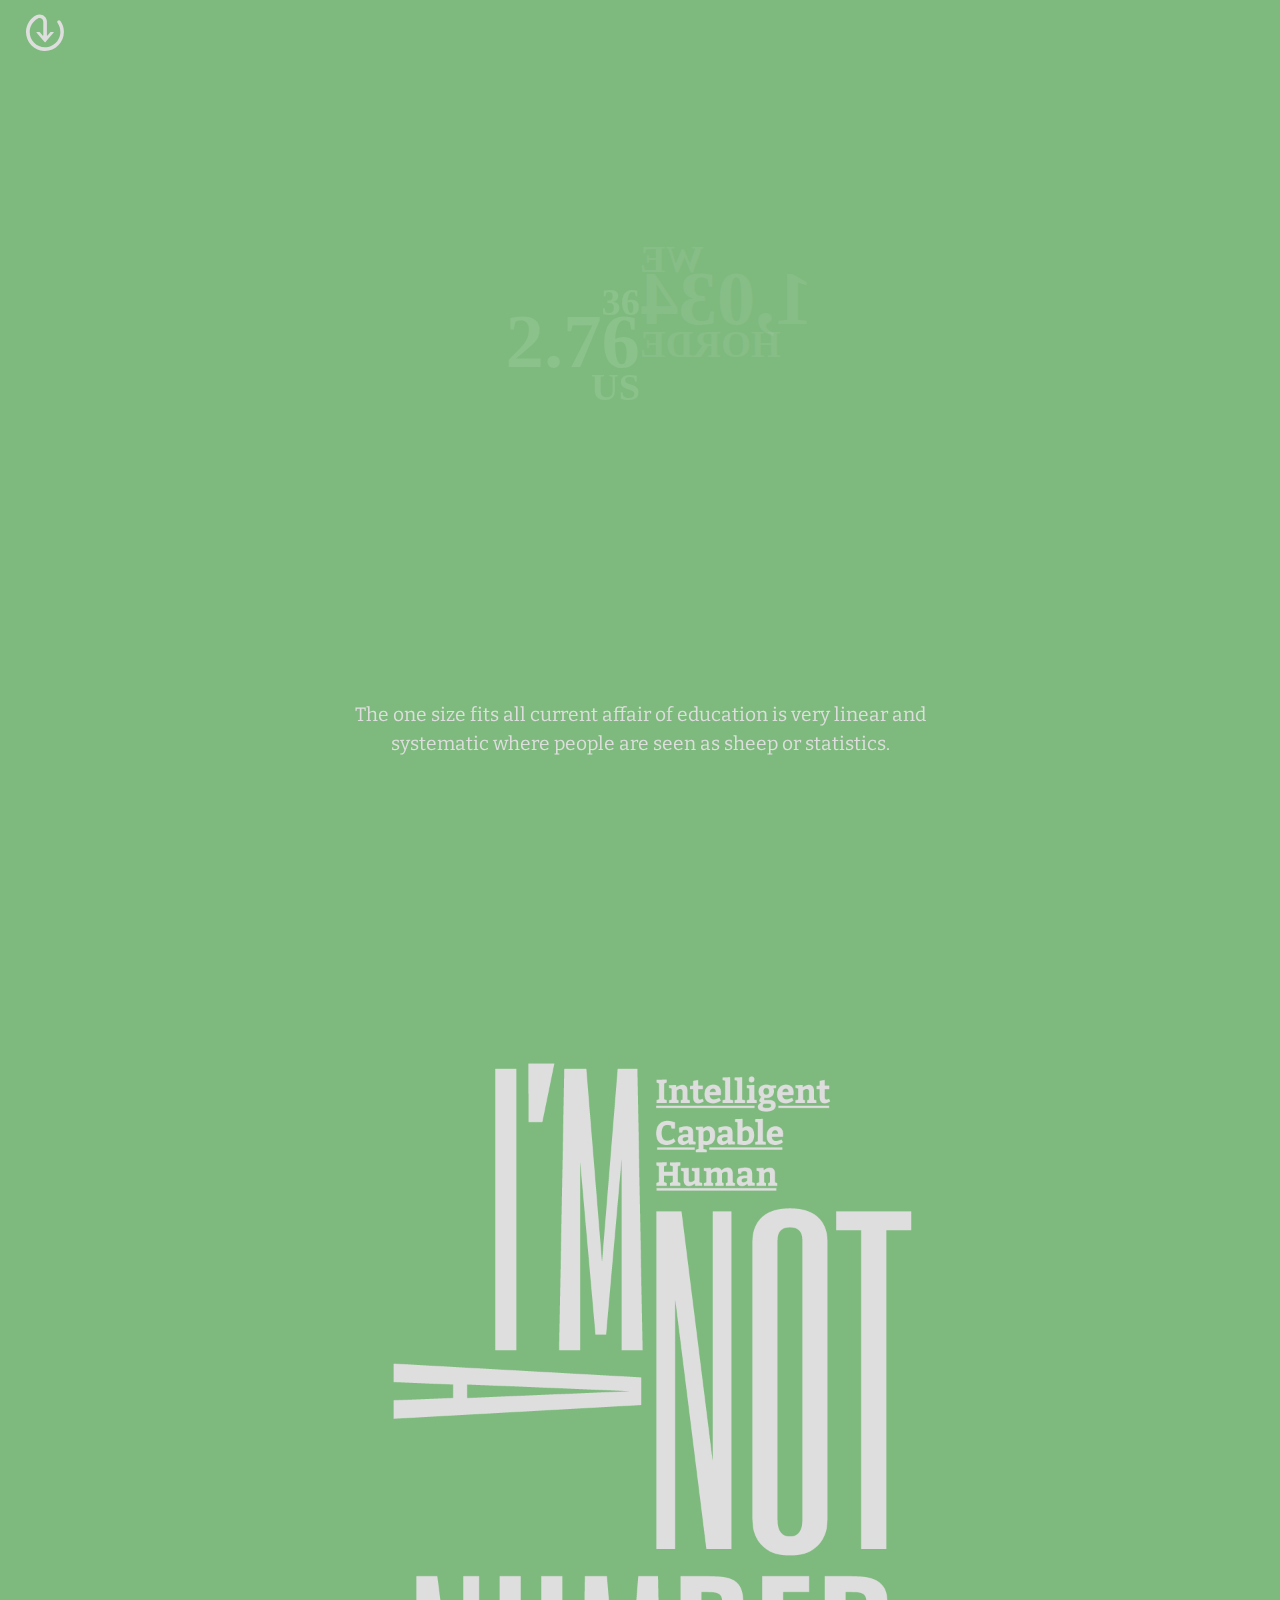
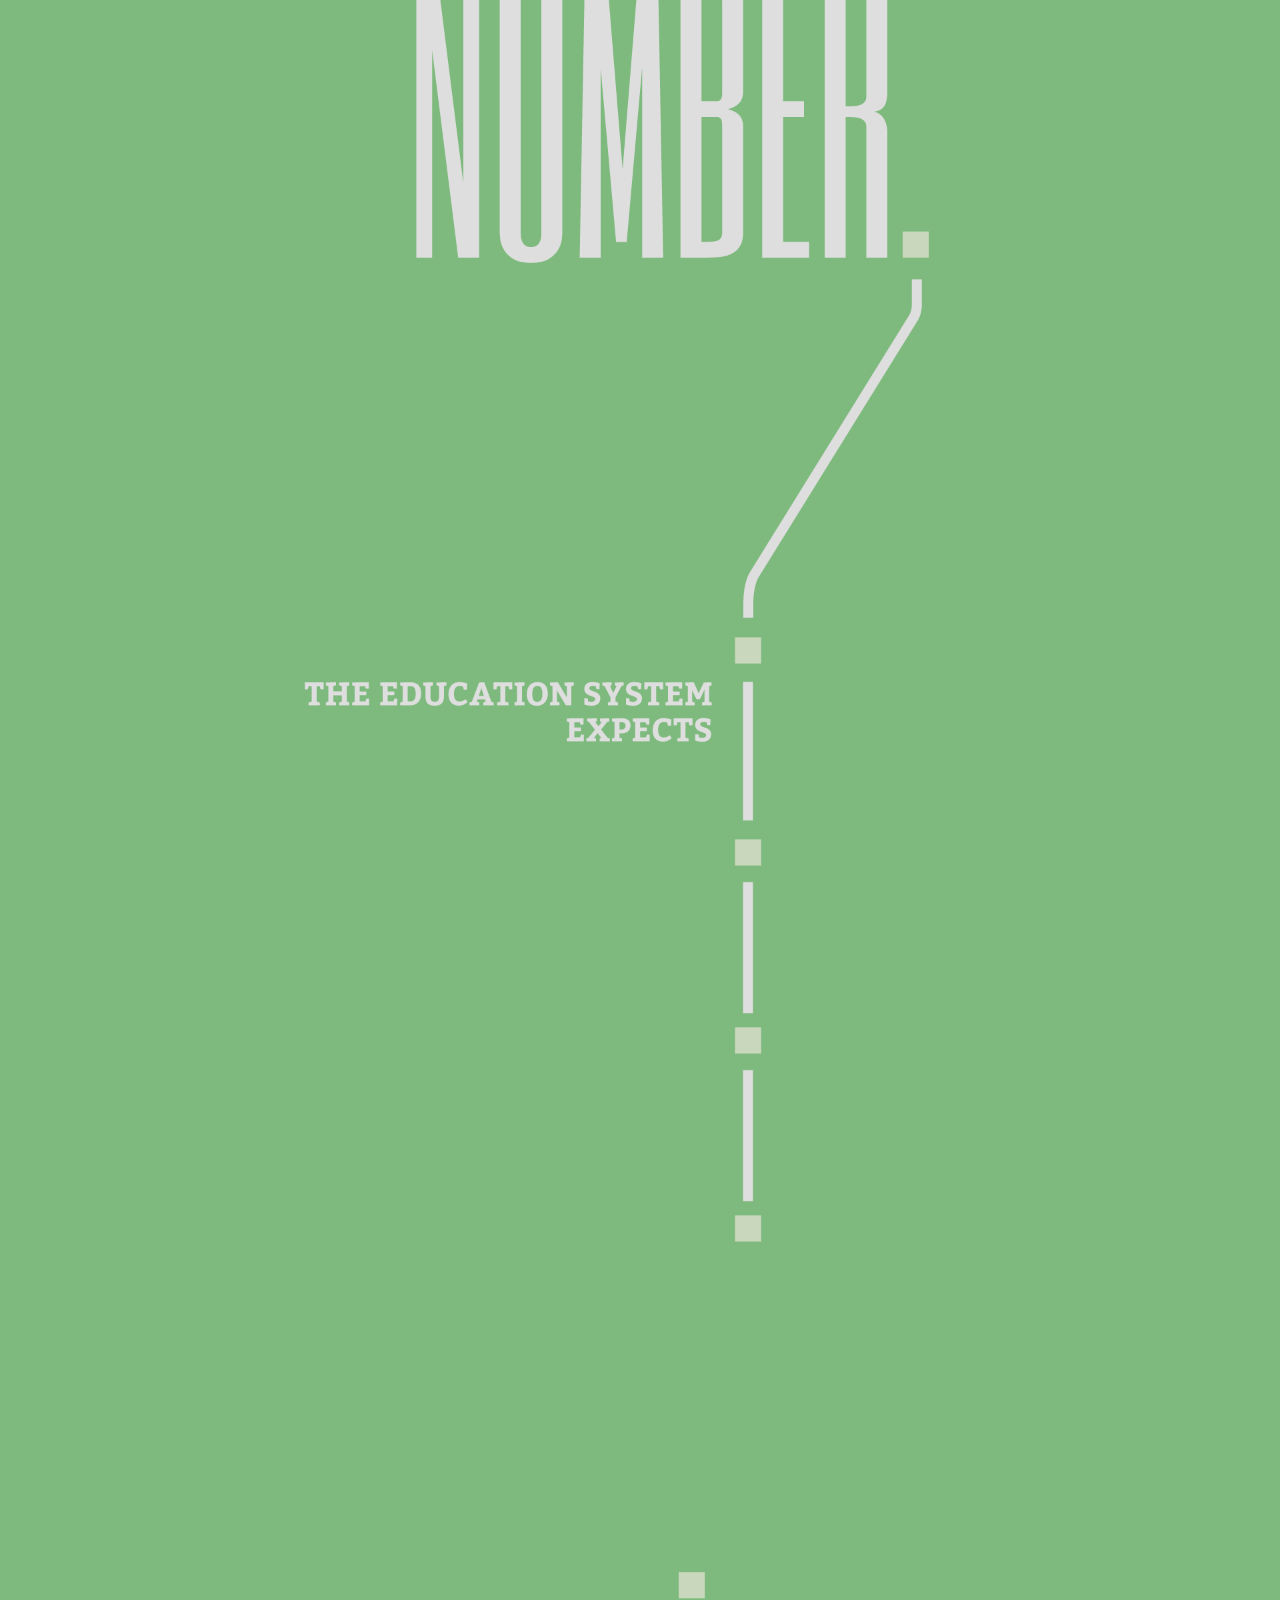
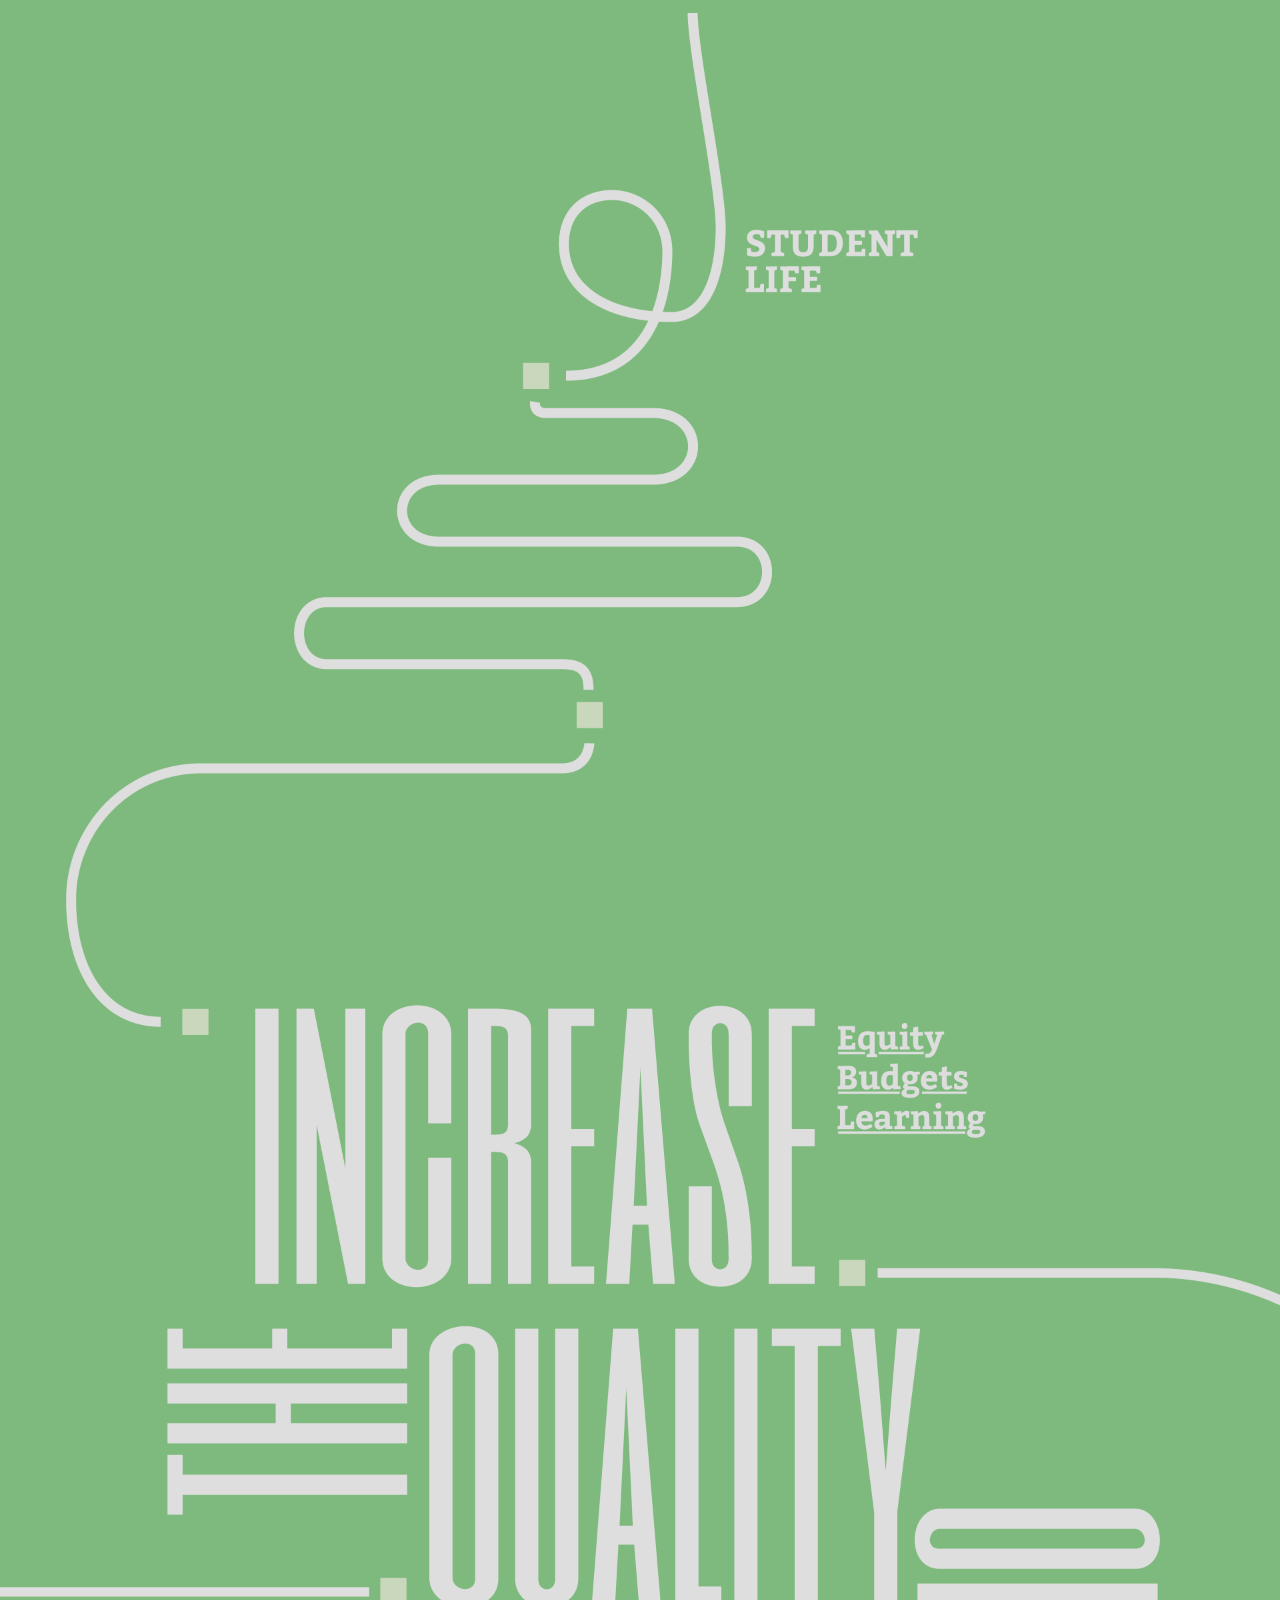
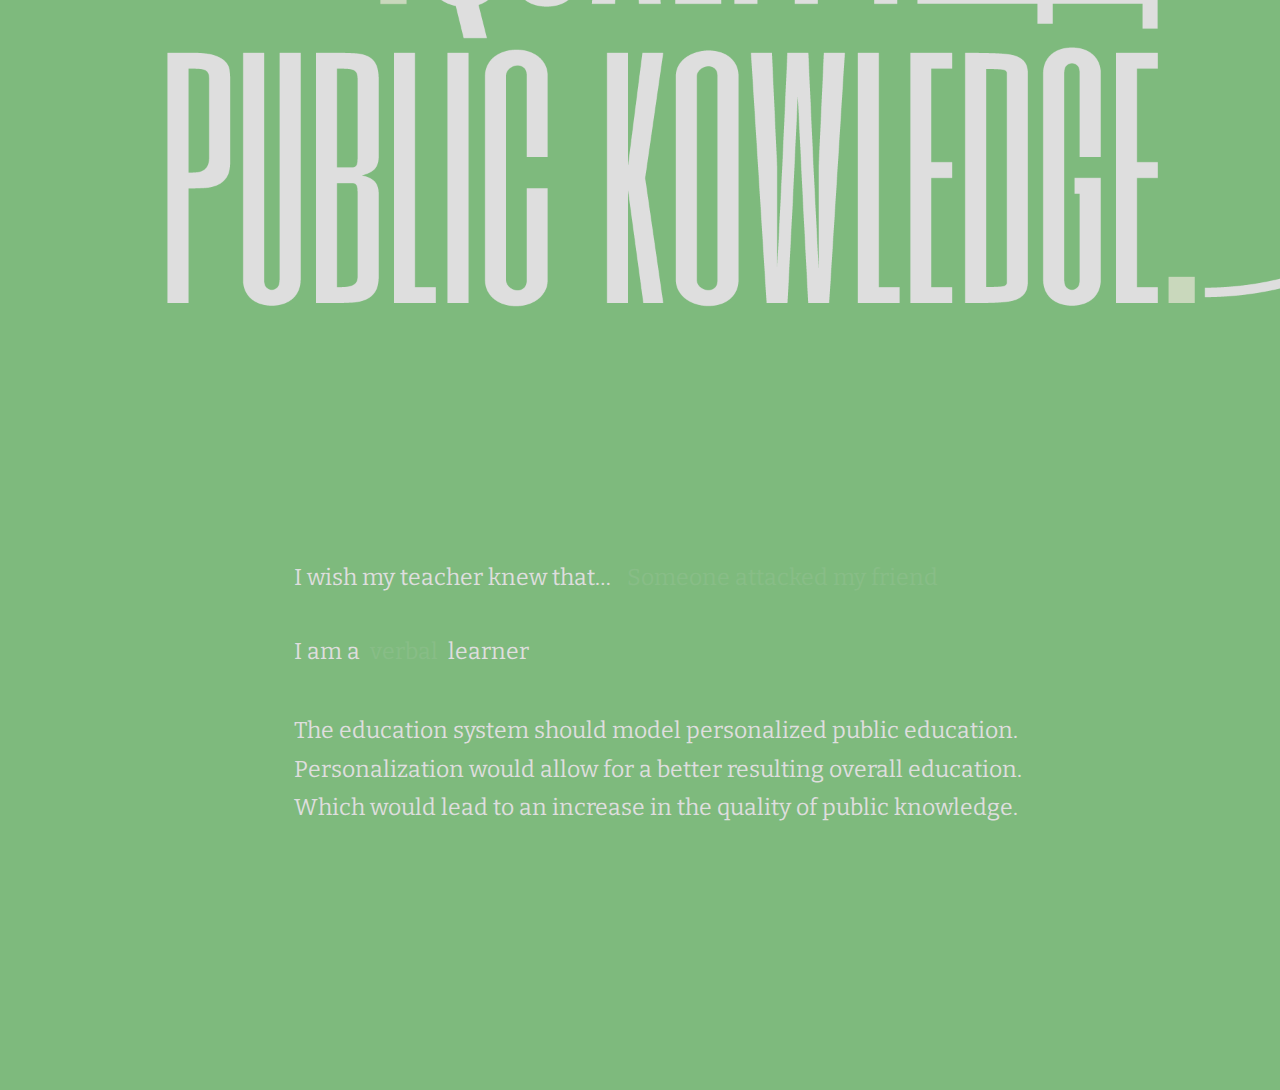
<file: Education/project2.html>
<html>
<head>
  <meta http-equiv="Content-Type" content="text/html; charset=UTF-8"/>
  <title>Title</title>

  <link rel="stylesheet" href="project2css.css"/>
  <link href="https://fonts.googleapis.com/css?family=Rubik" rel="stylesheet">
  <link href="https://fonts.googleapis.com/css?family=Bitter" rel="stylesheet">


  <style></style>

	  <script src="project2java.js"></script>
    <script src="teacherknewjava.js"></script>
    <script src="learning.js"></script>
    <script src="system.js"></script>
  <script></script>
</head>

<body>
  <div class="icon"><img src="icon.svg"></img></div>
  <div class="master">
	<div class="container">
		<div class="right">
				<h4 class="randoms one1"></h4>
				<h1 class="randoms one2"></h1>
				<h4 class="randoms one3"></h4>
		</div>
		<div class="left">
				<h4 class="randoms one4"></h4>
				<h1 class="randoms one5"></h1>
				<h4 class="randoms one6"></h4>
		</div>
  </div>
  <div class="intro-container">
  <p class="intro">The one size fits all current affair of education is very linear and <br>systematic where people are seen as sheep or statistics.</p>
</div>

<img src="illustration4.png" class="illustration"></img>


<div class="statements">
  <div class="i-wish">
    <p class="i-wish">I wish my teacher knew that…</p><h4 class="randoms2 i-wish"></h4>
  </div>

  <div class="learning">
    <p class="i-am">I am a</p><h4 class="randoms3" "learning"></h4><p class="learn">learner</p>
  </div>

  <div class="argument">
    <p class="arg">The education system should model personalized public education.<br>
        Personalization would allow for a better resulting overall education.<br>
        Which would lead to an increase in the quality of public knowledge.</p>
      </div>
</div>
	</div>








</body>


</html>
</file>
<file: assets/buttons.css>
* {
	margin: 0px;
	padding: 0px;
  font-family: 'Dosis', sans-serif;

}



.container {
  position: absolute;
  width: 100%;
  height: 100%;
}

.row {
  position: relative;
  width: 100%;
  height: 100px;
}
.btn {
  position: relative;
  border-radius: 5px;
  padding: 15px 25px;
  font-size: 22px;
  text-decoration: none;
  margin: 20px;
  color: #fff;
  position: relative;
  display: inline-block;
  background-color: #55acee;
  box-shadow: 0px 5px 0px 0px #3C93D5;
  float: left;
}
.btn#button-27 {
  position: relative;
  border-radius: 5px;
  padding: 15px 25px;
  font-size: 22px;
  text-decoration: none;
  margin: 20px;
  color: #fff;
  position: relative;
  display: inline-block;
  background-color: #55acee;
  box-shadow: 0px 5px 0px 0px #3C93D5;
  float: left;
	transition: all 0.3s ease-in-out;
}

.btn:hover {
  background-color: #F44336;

}

#button-8:hover {
    cursor: not-allowed;
}

#button-9:hover {
	-webkit-animation: growshrink 2s infinite; /* Safari 4.0 - 8.0 */
	animation: growshrink 2s infinite;
}
@keyframes growshrink {
    0% {font-size: : 22px;}
		66% {font-size: 16px;}
		99% {font-size: 21.5px;}
}

#button-10{
	z-index: 5;
}

#button-10:hover {
	-webkit-animation: down 10s infinite; /* Safari 4.0 - 8.0 */
	animation: down 10s infinite;
}
@keyframes down {
		0% {top: 0px;}
		99% {top: 1000px;}
}

.clicked {
  background-color: #4e7bba;
  box-shadow: 0px 5px 0px 0px #234c7a;
}

.wash {
  background-color: #525252;
  box-shadow: 0px 5px 0px 0px #333333;
}

.wash-canvas {
  background-color: #E4E4E4;
}

.font-change {
  font-family: 'Love Ya Like A Sister', cursive;
}


.togglecolor{
	background-color: #00796b;
}
.togglecolor:hover {
	background-color: #fdd835;

}

.shadow {
	-webkit-box-shadow: 0px 15px 39px 2px rgba(117,117,117,0.75);
-moz-box-shadow: 0px 15px 39px 2px rgba(117,117,117,0.75);
box-shadow: 0px 15px 39px 2px rgba(117,117,117,0.75);
}

#button-22:hover {
    transform: rotate(20deg);
}

.skewme {
-webkit-animation: skew 4s infinite;
animation: skew 4s infinite;
background-color: #3f51b5;
}

@keyframes skew {
	0% {transform: skewX(0deg);}
	33% {transform: skewX(20deg);}
	66% {transform: skewX(-20deg);}
	99% {transform: skewX(-1deg);}
}

.skewmetoo{
	-webkit-animation: skewmetoo 4s infinite;
	animation: skewmetoo 4s infinite;
	background-color: #ffeb3b;
}

@keyframes skewmetoo {
	0% {transform: skew(0deg,0deg);}
	40% {transform: skew(25deg,15deg);}
	80% {transform: skew(-15deg,-25deg);}
	90% {transform: skew(10deg,5deg);}
}

.bounce{
	-webkit-animation: bounce 6s infinite;
	animation: bounce 4s infinite;
	background-color: #ff7043;
}

@keyframes bounce {
	0% {transform: translate(0px,0px);}
	10% {transform: translate(0px,-100px);}
	18% {transform: translate(0px,0px);}
	30% {transform: translate(0px,-80px);}
	35% {transform: translate(0px,-0px);}
	45% {transform: translate(0px,-55px);}
	50% {transform: translate(0px,-0px);}
	60% {transform: translate(0px,-35px);}
	63% {transform: translate(0px,20px);}
	70% {transform: translate(0px,-10px);}
	74% {transform: translate(0px,10px);}
	80% {transform: translate(0px,0px);}
}

.swipe{
	-webkit-animation: swipe 2s infinite;
	animation: swipe 2s infinite;
	z-index: -1;
	background-color: #64dd17;
}

@keyframes swipe {
	0% {transform: translate(0px,0px);}
	33% {transform: translate(-600px,0px);}
	88% {transform: translate(400px,0px);}
	99% {transform: translate(1px,0px);}
}


#button-27:hover {
	transform: scale(1.2, 1.2);
	transition: all 0.3s ease-in-out;
	background-color: #F44336;
}



#button-27:hover::after {
    opacity: 1;
}

#button-28:hover {
	box-shadow: 0 15px 25px rgba(0,0,0,0.4);
	background-color: #f4140b;
	transition: all 0.3s ease-in-out;
}

#button-29:hover {
	animation: shake 0.82s cubic-bezier(.36,.07,.19,.97) both;
  transform: translate3d(0, 0, 0);
  backface-visibility: hidden;
  perspective: 1000px;
}

@keyframes shake {
  10%, 90% {
    transform: translate3d(-1px, 0, 0);
  }

  20%, 80% {
    transform: translate3d(2px, 0, 0);
  }

  30%, 50%, 70% {
    transform: translate3d(-4px, 0, 0);
  }

  40%, 60% {
    transform: translate3d(4px, 0, 0);
  }
}

#button-30:hover {
	color: transparent;
	text-shadow: 0 0 5px rgba(256,256,256,0.7);
	transition: all 0.3s ease-in-out;
}

.better {
-webkit-animation: better 0.5s forwards;
animation: better 0.5s forwards;
}
@keyframes better {
	0% {transform: rotate(0deg);}
	100% {transform: rotate(180deg);}
}

.back {
	-webkit-animation: back 0.5s forwards;
	animation: back 0.5s forwards;
}
@keyframes back {
	0% {transform: rotate(180deg);}
	100% {transform: rotate(0deg);}
}

.allrotate {
	-webkit-animation: allrotate 1s forwards;
	animation: allrotate 1s forwards;
}
@keyframes allrotate {
	0% {transform: rotate(0deg);}
	100% {transform: rotate(360deg);}
}

.frown {
	-webkit-animation: frown 1s forwards;
	animation: frown 1s forwards;
}
@keyframes frown {
	0% {transform: rotate(0deg);}
	100% {transform: rotate(90deg);}
}

.back {
	-webkit-animation: back 1s forwards;
	animation: back 1s forwards;
}
@keyframes back {
	0% {transform: rotate(90deg);}
	100% {transform: rotate(0deg);}
}

.disable {
	pointer-events: none;
}

.infrotate {
	-webkit-animation: infrotate 1s infinite;
	animation: infrotate 1s infinite;
}
@keyframes infrotate {
	0% {transform: rotate(0deg);}
	100% {transform: rotate(360deg);}
}

#button-36 {
	z-index: 9;
}
.grow {
	-webkit-animation: grow 60s 1;
	animation: grow 60s 1;
}
@keyframes grow {
	0% {transform: scale(1, 1);}
	100% {transform: scale(300, 300);}
}

#button-37:hover {
	transform: scale(1.2, 1.2)rotate(-10deg);
	transition: all 0.3s ease-in-out;
	background-color: #F44336;
}

.rainbow {
	-webkit-animation: rainbow 10s infinite;
	animation: rainbow 10s infinite;
}
@keyframes rainbow {
	0% {box-shadow: 0px 5px 0px 0px #3C93D5;}
	25% {box-shadow: 0px 5px 0px 0px #3bd548;}
	50% {box-shadow: 0px 5px 0px 0px #d53b57;}
	75% {box-shadow: 0px 5px 0px 0px #cf3bd5;}
	100% {box-shadow: 0px 5px 0px 0px #3C93D5;}
}

.scrolling{
	background: linear-gradient(270deg, #65d55a, #ae5ad5, #55acee, #ee558a);
	background-size: 800% 800%;

	-webkit-animation: scrolling 30s ease infinite;
	-moz-animation: scrolling 30s ease infinite;
	animation: scrolling 30s ease infinite;
}

@keyframes scrolling {
    0%{background-position:0% 50%}
    50%{background-position:100% 50%}
    100%{background-position:0% 50%}
}

.text-shadow{
	-webkit-animation: text-shadow 3s ease infinite;
	-moz-animation: text-shadow 3s ease infinite;
	animation: text-shadow 3s ease infinite;

}

@keyframes text-shadow {
    0%{text-shadow: 0px 1px 0px #b2a98f,
		                 0px 4.6px 3px rgba(0,0,0,0.15),
		                 0px 8px 0.6px rgba(0,0,0,0.1),
		                 0px 11px 10px rgba(0,0,0,0.1);}
    50%{text-shadow: 0px 2px 0px #b2a98f,
		                 0px 9.1px 6px rgba(0,0,0,0.15),
		                 0px 16px 1.2px rgba(0,0,0,0.1),
		                 0px 23px 20px rgba(0,0,0,0.1);}
    100%{text-shadow: 0px 3px 0px #b2a98f,
		                 0px 14px 10px rgba(0,0,0,0.15),
		                 0px 24px 2px rgba(0,0,0,0.1),
		                 0px 34px 30px rgba(0,0,0,0.1);}
	}


#button-41:hover
	{
	        border-radius:45%;
					transition: all 0.8s ease-in-out;
	}

#button-42:hover{
				transition: all 0.3s ease;
        box-shadow: inset 0 0 0 7px #F13E0A;
}

.bounceup {
	animation:bounceup 1s infinite;
	-webkit-animation:bounceup 1s infinite;
}

@-webkit-keyframes bounceup {
  0%       { bottom:5px; }
  25%, 75% { bottom:15px; }
  50%      { bottom:20px; }
  100%     {bottom:0;}
}

.bouncedown {
  animation:bouncedown 1s infinite;
	-webkit-animation:bouncedown 1s infinite;
}
@-webkit-keyframes bouncedown {
  0%       { bottom:-5px; }
  25%, 75% { bottom:-15px; }
  50%      { bottom:-20px; }
  100%     {bottom:0;}
}
</file>
<file: assets/05bbutton-random-Crit.css>
body {

}

html, body {
      overflow: hidden;
 }

.btn {
  min-width: 30px;
  min-height: 30px;
width: 50px;
height: 50px;
display: inline-block;
position: relative;
float: left;
z-index: 1;
overflow: hidden;

}



.red {
background-color: #B48B7D;

}

.black {
background-color: #383838

}

.white {
  background-color: #D6D9CE;

}

.pearl {
background-color: #e4e6c3;

}

.green {
background-color: #1ea896

}

.orange {
  background-color: #FF715B;

}

.purple {
  background-color: #c4b7cb;

}
.light {
  background-color: #e5e5e5;

}
.dark {
  background-color: #383838;

}



.slideside {
  -webkit-animation: slideside;
  animation: slideside;
  animation-duration: 5s;
  animation-iteration-count: 3;
  z-index: 2;

}

@keyframes slideside {
  0% {transform: translate(0px,0px);}
  25% {transform: translate(-200px,0px);}
  50% {transform: translate(0px,0px);}
  75% {transform: translate(200px,0px);}
  100% {transform: translate(0px,0px);}
}

.slideside-faster {
  -webkit-animation: slideside-faster;
  animation: slideside-faster;
  animation-duration: 5s;
  animation-iteration-count: 3;
  z-index: 1;
}

@keyframes slideside-faster {
  0% {transform: translate(0px,0px);}
  25% {transform: translate(-50px,0px);}
  50% {transform: translate(0px,0px);}
  75% {transform: translate(50px,0px);}
  100% {transform: translate(0px,0px);}
}


.slideup {
  -webkit-animation: slideup;
  animation: slideup;
  animation-duration: 5s;
  animation-iteration-count: 3;
  z-index: 2;

}

@keyframes slideup {
  0% {transform: translate(0px,0px);}
  25% {transform: translate(0px,-200px);}
  50% {transform: translate(0px,0px);}
  75% {transform: translate(0px,200px);}
  100% {transform: translate(0px,0px);}
}

.slideup-faster {
  -webkit-animation: slideup-faster;
  animation: slideup-faster;
  animation-duration: 5s;
  animation-iteration-count: 3;
  z-index: 1;

}

@keyframes slideup-faster {
  0% {transform: translate(0px,0px);}
  25% {transform: translate(0px,50px);}
  50% {transform: translate(0px,0px);}
  75% {transform: translate(0px,-50px);}
  100% {transform: translate(0px,0px);}
}


div.instructions {
  position: fixed;
  display: inline-table;
  text-align: left;
  bottom: 5%;
  left: 100%;
  margin: 0;
  padding: 0;
  z-index: 15;
  border-collapse: collapse;
  background-color: #D6D9CE;
  transition: left 0.8s;
}


table {
width: 30vw;
border-collapse: collapse;
height: 25vh;
color: #383838;
border: 8px solid #303030;

}

th, td {
    padding: 8px;
    padding-left: 16px;
    border-bottom: 1px solid #383838;


}

th {
  font-family: "Oswald";
  font-size: 20px;
  letter-spacing: 1px;
}

td{
  font-family: "Raleway";
  font-size: 16px;
  letter-spacing: 0.5px;
  font-weight: 800;
}

tr:hover {background-color: #f5f5f5}

.point:hover {
  cursor: pointer;
}

.container {
  position:fixed;
  position:absolute;
  height: 100vh;
  width:110vw;
  top:0;
  right:0;
  bottom:0;
  left:0;
  margin: 0 auto;
  z-index: 0;

  will-change: opacity;
    transition: opacity 0.3s ease-out;
    background-color: #B48B7D;
    -webkit-background-size: 100% 400%;
    -moz-background-size: 100% 400%;
    background-size: 100% 400%;
    -webkit-animation: grad-anim 21s infinite linear;
    -moz-animation: grad-anim 21s infinite linear;
    animation: grad-anim 21s infinite linear;
}

@-webkit-keyframes grad-anim{to{background-position:0
  400%;}}
  @-moz-keyframes grad-anim{to{background-position:0
    400%;}}
    @keyframes grad-anim{to{background-position:0
      400%;}}
</file>
<file: Education/project2css.css>
* {
		padding: 0;
		margin: 0;
}

.master {
			overflow: hidden;
			position: absolute;
			top: 0;
			left: 0;
			width: 100%;
			height: 460.15625vw;
			background: rgb(126, 186, 125)

}

html {
		background: #000;
}

body {
	width: 100%;
	max-width: 100%;
	overflow-x: hidden;
}

.statements {
display: inline;
z-index: 2;

margin-left: 200px;
}

.argument {
	font-family: 'Bitter', serif;
	color: #dedede;
	font-size: 1.8vw;
	line-height: 3vw;
	position: relative;
	margin-left: 23vw;
	z-index: 2;
	width: 100%;
	margin-left: auto;
	margin-right: auto;
}

.arg {
	margin-left: 23vw;

}


div.i-wish {
	display: inline;
	position: relative;
	font-size: 1.8vw;
	font-weight: 400;
	color: #dedede;
	z-index: 2;
	margin-left: auto;
	margin-right: auto;
}

.i-wish {
		font-family: 'Bitter', serif;
		text-transform: none;
		margin-left: 23vw;


		z-index: 2;
}

.i-am {
	font-family: 'Bitter', serif;
	text-transform: none;
	margin-left: 23vw;
	margin-top: 4vw;;
	position: relative;


	z-index: 2;

}

.learning {
	font-family: 'Bitter', serif;
	text-transform: none;
	margin-left: 23vw;
	margin-top: 4vw;
	position: relative;
	line-height: 120px;

}

.learn {
	font-family: 'Bitter', serif;
	text-transform: none;
	margin-left: 23vw;
	margin-top: 4vw;
	position: relative;


	z-index: 2;
}

div.learning {
	display: inline;
	margin-left: 23vw;
	font-size: 1.8vw;
	font-weight: 400;
	color: #dedede;
	z-index: 2;
	font-family: 'Bitter', serif;
	margin-left: auto;
	margin-right: auto;
}

.i-am {
	display: inline;
	margin-left: 23vw
}

.learn {
	margin-left: 10px;
	display: inline;
}


h4.randoms2 {
font-size: 1.8vw;
font-weight: 400;
margin-left: 49vw;
margin-top: -2.14vw;
transition: opacity .25s;

z-index: 2;
}

h4.randoms3 {
font-size: 1.8vw;
font-weight: 400;
margin-left: 10px;
margin-top: -2.14vw;
transition: opacity .25s;
display: inline;

z-index: 2;
}

.icon {
	margin-left: 2vw;
	margin-top: 1vw;
	color: #dedede;
	width: 3vw;
	height: 3vw;
	position: fixed;

	z-index: 2;


}



span.title {
	font-size: 2vw;
	margin-left: 0px;


	z-index: 2;
}

div.intro-container {
		font-family: 'Bitter', serif;
		text-align: center;
		margin-top: 700px;
		position: relative;

		z-index: 2;
}

p.intro {

	text-align: center;
	font-size: 1.5vw;
	line-height: 2.3vw;
			width: 100%;
			margin-left: auto;
			margin-right: auto;
			color: #dedede;


			z-index: 2;
}

.one1 {
margin-top:100px;

z-index: 2;
}

.container {
		position: relative;
		top: 180px;
		-webkit-transform: translateY(-50%);
		-ms-transform: translateY(-50%);
		transform: translateY(-50%);
		width: 100%;

		z-index: 2;
}

.container2 {
		position: absolute;
		top: 1000px;
		font-family: 'Bitter', serif;


		z-index: 2;

}

.right {
		float: left;
		color: rgb(255, 255, 255);
		width: 50%;
		text-align: right;
		font-family: Verdana, Tahoma;
		text-transform: uppercase;

		z-index: 2;
}

.right1 {
		color: #FFF;


		z-index: 2;
}

.left {
		float: left;
		color: rgb(220, 220, 220);
		width: 50%;
		text-align: right;
		-moz-transform: scale(-1, 1);
		-webkit-transform: scale(-1, 1);
		-o-transform: scale(-1, 1);
		-ms-transform: scale(-1, 1);
		transform: scale(-1, 1);
		margin-top: 57px;
		font-family: Verdana, Tahoma;
		text-transform: uppercase;

		z-index: 2;
}
h2 {
	font-family: Verdana, Tahoma;
	text-transform: uppercase;
	position: absolute;
	display: inline;
	text-align: center;
	width: 100%;
	margin-left: 20%;
	margin-top: 100px;
	font-size: 100px;

	z-index: 2;
}
h1,
h4 {
		-webkit-transition: opacity .25s;
		-moz-transition: opacity .25s;
		-o-transition: opacity .25s;
		-ms-transition: opacity .25s;
		transition: opacity .25s;

		z-index: 2;

}

h1.randoms {
		font-size: 6vw;

		z-index: 2;
}

h4.randoms {
		font-size: 3vw;

		z-index: 2;
}

h4:first-child {
		margin-bottom: -2vw;

		z-index: 2;
}

h4.one3 {
		margin-top: -1.7vw;

		z-index: 2;
}

h4.one6 {
		margin-top: -1.7vw;

		z-index: 2;
}

img.illustration {
	position: relative;
	display: inline;
	z-index: 1;
	width: 100%;
	margin-top: 300px;
}

img {
	position: relative;
	display: inline;
	z-index: 1;
	width: 100%;
}
</file>
